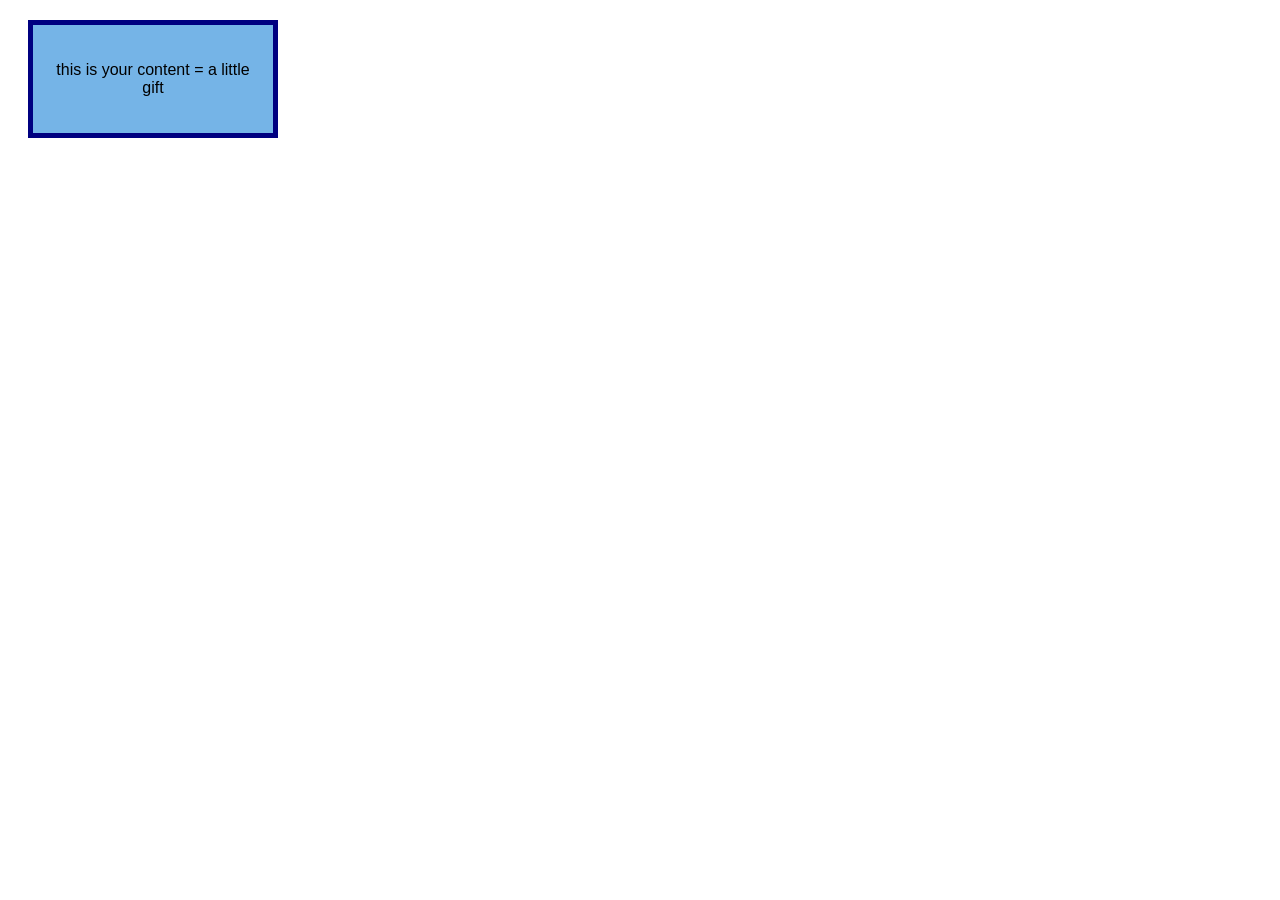
<file: index.html>
<!DOCTYPE html>
<html lang="en">
<head> 
    <meta charset="UTF-8">
    <meta name="viewport" content="width=device-width, initial-scale=1.0">
    <title>Css</title>
    <link rel="stylesheet" href="style.css">
</head>
<body>
    
   <div class="gift">
    <p>this is your content = a little gift</p>
    
   </div>
</body>
</html>
</file>
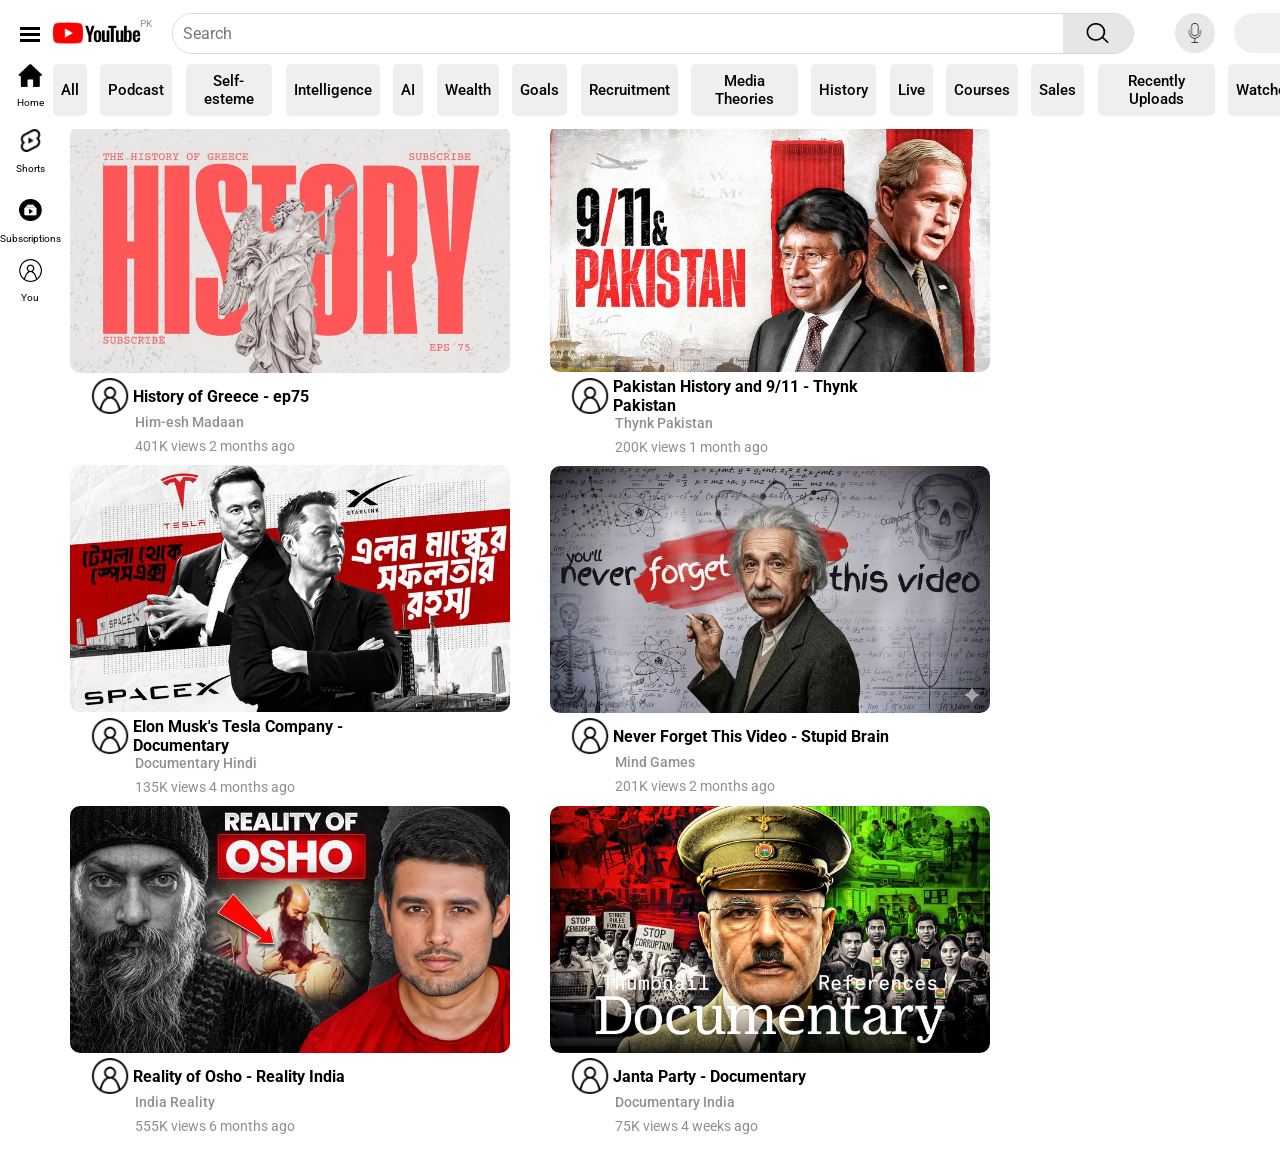
<file: youtube_landing_page/index.html>
<!doctype html>
<html lang="en">
  <head>
    <meta charset="UTF-8" />
    <meta name="viewport" content="width=device-width, initial-scale=1.0" />
    <title>YouTube</title>

    <link rel="icon" type="image/x-icon" href="images/youtubeicon.png" />
    <link rel="stylesheet" href="style.css" />

    <!-- Google Fonts -->
    <link rel="preconnect" href="https://fonts.googleapis.com" />
    <link rel="preconnect" href="https://fonts.gstatic.com" crossorigin />
    <link
      href="https://fonts.googleapis.com/css2?family=Oswald:wght@200..700&family=Roboto:ital,wght@0,100..900;1,100..900&display=swap"
      rel="stylesheet"
    />
  </head>

  <body>
    <header style="display: flex; flex-direction: column;">
        <div class="head_container">
          <div class="menu_logo_container">
            <div class="headbar_icon">
              <img src="images/favicon.png" alt="yticon" />
              <h4>YouTube</h4>
              <p>pk</p>
            </div>
          </div>

          <!-- On display mobile only -->
          <div class="search_during_mobile">
            <button type="button">
              <img src="images/searchicon.png" alt="Search" />
            </button>
          </div>

          <div class="con_serch_mic">
            <div class="search_bar">
              <div class="active_search_container">
                <input
                  type="text"
                  class="searchbar_input"
                  name="searchbar"
                  id="searchbar"
                  placeholder="Search"
                />

                <img
                  class="active_search"
                  src="images/searchicon.png"
                  alt="Search icon"
                />

                <button class="crossbtn" type="reset">
                  <img
                    class="cross_icon"
                    src="images/crossicon.png"
                    alt="Cross"
                  />
                </button>
              </div>

              <div class="searchicon">
                <img src="images/searchicon.png" alt="Search icon" />
              </div>
            </div>

            <div class="microphone">
              <img src="images/micicon.png" alt="Microphone" />
            </div>
          </div>

          <div class="create_profile_hero">
            <div class="create_profile_container">
              <div class="createbtn">
                <button type="button">
                  <img src="images/plusicon.png" alt="Plus icon" />
                  <p>Create</p>
                </button>
              </div>

              <div class="profile">
                <button type="button">
                  <img src="images/profileicon.png" alt="Profile picture" />
                </button>
              </div>
            </div>
          </div>
        </div>

        <section class="category_group">
          <div class="category_filter_container">
            <div class="categories">
              <button type="button">All</button>
              <button type="button">Podcast</button>
              <button type="button">Self-esteme</button>
              <button type="button">Intelligence</button>
              <button type="button">AI</button>
              <button type="button">Wealth</button>
              <button type="button">Goals</button>
              <button type="button">Recruitment</button>
              <button type="button">Media Theories</button>
              <button type="button">History</button>
              <button type="button">Live</button>
              <button type="button">Courses</button>
              <button type="button">Sales</button>
              <button type="button">Recently Uploads</button>
              <button type="button">Watched</button>
              <button type="button">New to You</button>
            </div>
          </div>
        </section>
    </header>

    <main>
      <nav class="sidenav">
        <div class="sidenavbar">
          <button class="menubtn" type="button">
            <div class="menuu">
              <span></span>
              <span></span>
              <span></span>
            </div>
          </button>

          <div class="navbtndetails">
            <div class="Homebtn">
              <button title="Home" type="button">
                <img src="images/Home icon.png" alt="Home" />
                Home
              </button>
            </div>

            <div class="Shortsbtn">
              <button title="Shorts" type="button">
                <img src="images/shortsicon.png" alt="Shorts" />
                Shorts
              </button>
            </div>

            <div class="Subscriptionsbtn">
              <button title="Subscriptions" type="button">
                <img src="images/subcriptionsicon.png" alt="Subscriptions" />
                <p>Subscriptions</p>
              </button>
            </div>

            <div class="subscriptions_container">
              <div class="subscriptionsnav">
                <h4>Subscriptions</h4>

                <button type="button">
                  <img src="images/profile.png" alt="Channel profile" />
                  <p>Seeken</p>
                </button>

                <button type="button">
                  <img src="images/profile.png" alt="Channel profile" />
                  <p>Him-esh Madaan</p>
                </button>

                <button type="button">
                  <img src="images/profile.png" alt="Profile" />
                  Documentary Hindi
                </button>

                <button type="button">
                  <img src="images/profile.png" alt="Profile" />
                  Thynk Pakistan
                </button>

                <button type="button">
                  <img src="images/profile.png" alt="Video" />
                  India Reality
                </button>

                <button type="button">
                  <img src="images/profile.png" alt="Videos" />
                  Mind Games
                </button>

                <button type="button">
                  <img src="images/moreicon.png" alt="More" />
                  Show More
                </button>
              </div>
            </div>

            <div class="youbtn">
              <button title="You" type="button">
                <img src="images/profile.png" alt="Profile" />
                <p>You</p>
              </button>
            </div>

            <div class="YouNav_container">
              <div class="YouNav">
                <h4>You</h4>

                <button type="button">
                  <img src="images/yourpersonal.png" alt="Personal" />
                  <p>Your Personal</p>
                </button>

                <button type="button">
                  <img src="images/historyicon.png" alt="History" />
                  <p>History</p>
                </button>

                <button type="button">
                  <img src="images/playlistsicon.png" alt="Playlist" />
                  Playlists
                </button>

                <button type="button">
                  <img src="images/watchlater.png" alt="Watch later" />
                  Watch Later
                </button>

                <button type="button">
                  <img src="images/likedvideo.png" alt="Liked videos" />
                  Liked videos
                </button>

                <button type="button">
                  <img src="images/videos.png" alt="Videos" />
                  Your videos
                </button>

                <button type="button">
                  <img src="images/Download.png" alt="Download" />
                  Downloads
                </button>
              </div>
            </div>
          </div>
        </div>
      </nav>

      <section class="videos_card">
        <div class="video_card_container">
          <!-- Card 1 -->
          <div class="cards">
            <img class="coverimg" src="images/card1.jpg" alt="Card one image" />

            <div class="card_details">
              <div class="channel_detail">
                <img
                  class="channel_profileimg"
                  src="images/profile.png"
                  alt="Profile"
                />

                <h4 class="title_video">History of Greece - ep75</h4>
              </div>

              <p class="channel_name">Him-esh Madaan</p>

              <div class="timenveiw">
                <p class="veiws">401K views</p>
                <p class="past_time">2 months ago</p>
              </div>
            </div>
          </div>

          <!-- Card 2 -->
          <div class="cards">
            <img class="coverimg" src="images/card2.jpg" alt="Card two image" />

            <div class="card_details">
              <div class="channel_detail">
                <img
                  class="channel_profileimg"
                  src="images/profile.png"
                  alt="Profile"
                />

                <h4 class="title_video">
                  Pakistan History and 9/11 - Thynk Pakistan
                </h4>
              </div>

              <p class="channel_name">Thynk Pakistan</p>

              <div class="timenveiw">
                <p class="veiws">200K views</p>
                <p class="past_time">1 month ago</p>
              </div>
            </div>
          </div>

          <!-- Card 3 -->
          <div class="cards">
            <img
              class="coverimg"
              src="images/card3.jpg"
              alt="Card three image"
            />

            <div class="card_details">
              <div class="channel_detail">
                <img
                  class="channel_profileimg"
                  src="images/profile.png"
                  alt="Profile"
                />

                <h4 class="title_video">
                  Elon Musk's Tesla Company - Documentary
                </h4>
              </div>

              <p class="channel_name">Documentary Hindi</p>

              <div class="timenveiw">
                <p class="veiws">135K views</p>
                <p class="past_time">4 months ago</p>
              </div>
            </div>
          </div>

          <!-- Card 4 -->
          <div class="cards">
            <img
              class="coverimg"
              src="images/card4.jpg"
              alt="Card four image"
            />

            <div class="card_details">
              <div class="channel_detail">
                <img
                  class="channel_profileimg"
                  src="images/profile.png"
                  alt="Profile"
                />

                <h4 class="title_video">
                  Never Forget This Video - Stupid Brain
                </h4>
              </div>

              <p class="channel_name">Mind Games</p>

              <div class="timenveiw">
                <p class="veiws">201K views</p>
                <p class="past_time">2 months ago</p>
              </div>
            </div>
          </div>

          <!-- Card 5 -->
          <div class="cards">
            <img
              class="coverimg"
              src="images/card5.jpg"
              alt="Card five image"
            />

            <div class="card_details">
              <div class="channel_detail">
                <img
                  class="channel_profileimg"
                  src="images/profile.png"
                  alt="Profile"
                />

                <h4 class="title_video">Reality of Osho - Reality India</h4>
              </div>

              <p class="channel_name">India Reality</p>

              <div class="timenveiw">
                <p class="veiws">555K views</p>
                <p class="past_time">6 months ago</p>
              </div>
            </div>
          </div>

          <!-- Card 6 -->
          <div class="cards">
            <img class="coverimg" src="images/card6.jpg" alt="Card six image" />

            <div class="card_details">
              <div class="channel_detail">
                <img
                  class="channel_profileimg"
                  src="images/profile.png"
                  alt="Profile"
                />

                <h4 class="title_video">Janta Party - Documentary</h4>
              </div>

              <p class="channel_name">Documentary India</p>

              <div class="timenveiw">
                <p class="veiws">75K views</p>
                <p class="past_time">4 weeks ago</p>
              </div>
            </div>
          </div>
        </div>
      </section>
    </main>
  </body>
</html>
</file>
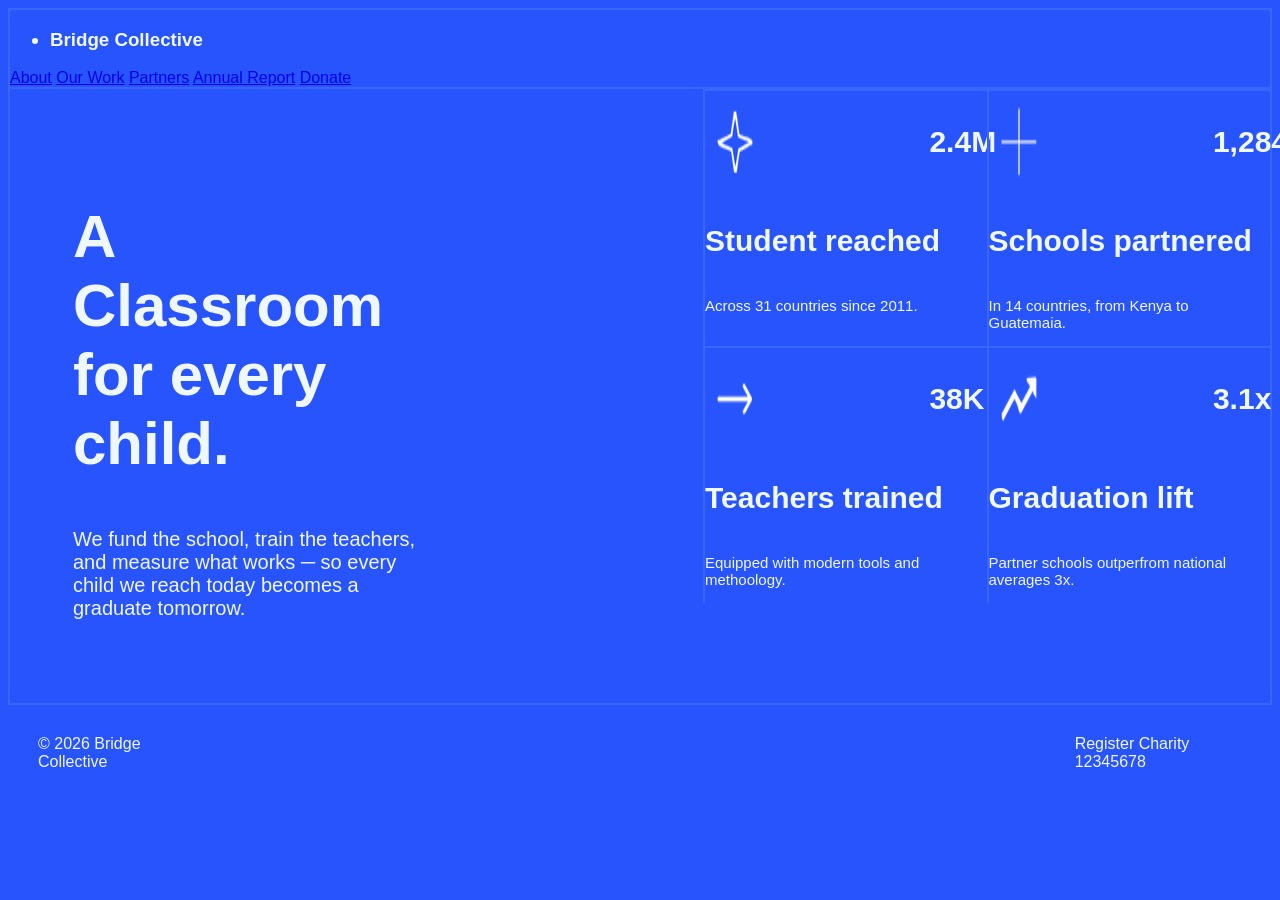
<file: Landing_page.html>
<!DOCTYPE html>
<html lang="en">
<head>
    <meta charset="UTF-8">
    <meta name="viewport" content="width=device-width, initial-scale=1.0">
    <title>Grid Landing Page</title>
    <link rel="stylesheet" href="landing_page.css">
    <link rel="preconnect" href="https://fonts.googleapis.com">
    <link rel="preconnect" href="https://fonts.gstatic.com">
    <link href="https://fonts.googleapis.com/css2?family=Heebo:wght@400;500;600;700&display=swap" rel="stylesheet">
</head>
<body>
    <header  >
        <h3>
            <ul>
                <li>Bridge Collective</li>
            </ul>
        </h3>
        <!-- navbar here -->
         <!-- <div class="hamburger">
            <span></span>
            <span></span>
            </div> -->
        <nav >
            <a href="#about">About</a>
            <a href="#outworks">Our Work</a>
            <a href="#partners">Partners</a>
            <a href="#annualreport">Annual Report</a>
            <a href="#donate">Donate</a>
        </nav>
    </header>
    <main>
    <section class="sec">
        <!-- classroom -->
    <div class="headfirst-box">
        <h1>A Classroom for every child.</h1>
        <p>We fund the school, train the teachers, and measure what works ─ so every child we reach today becomes a graduate tomorrow.</p>
    </div>
 
    
        <div class="parent-box">
            <div class="container1">
        <div class="box">
            <div class="head-box">
            <img src="sparkleicon.png" alt="">
            <h2>2.4M</h2>
            </div>
            <h4>Student reached</h4>
            <p>Across 31 countries since 2011.</p>
        </div>
        <div class="box">
            <div class="head-box">
            <img src="plus.png">
            <h2>1,284</h2>
            </div>
            <h4>Schools partnered</h4>
            <p>In 14 countries, from Kenya to Guatemaia.</p>
        </div>
        </div>
        <div class="container2">
        <div class="box">
            <div class="head-box">
            <img src="arrow.png" alt="">
            <h2>38K</h2>
            </div>
            <h4>Teachers trained</h4>
            <p>Equipped with modern tools and methoology.</p>
        </div>
        <div class="box">
            <div class="head-box">
            <img src="tradingup.png" alt="">
            <h2>3.1x</h2>
            </div>
            <h4>Graduation lift</h4>
            <p>Partner schools outperfrom national averages 3x.</p>
        </div>
        </div>
        </div>
    </section>
    </main>
    <footer>
        
       <p>&copy; 2026 Bridge Collective</p>
       <p>Register Charity 12345678</p>
    </footer>
       
</body>
</html>
</file>
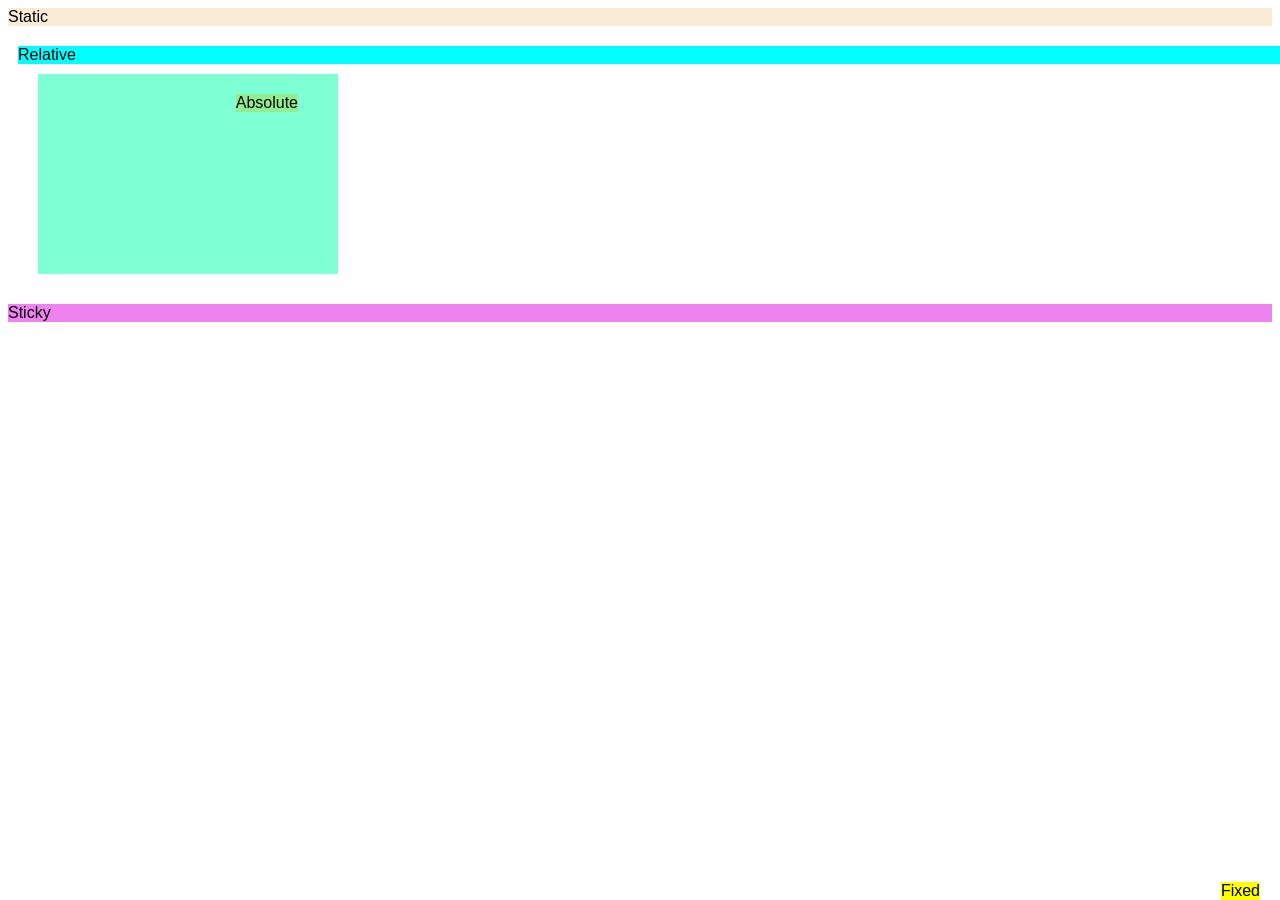
<file: positioning.html>
<!DOCTYPE html>
<html lang="en">
<head>
    <meta charset="UTF-8">
    <meta name="viewport" content="width=device-width, initial-scale=1.0">
    <title>Positioning</title>
    <link rel="stylesheet" href="style.css">
</head>
<body>
    <div class="boxstatic">Static</div>
    <div class="boxrelative">Relative</div>
    <div class="parent">
        <div class="boxabsolute">Absolute</div>
    </div>
    <div class="boxsticky">Sticky</div>
    <div class="boxfixed">Fixed</div>
</body>
</html>
</file>
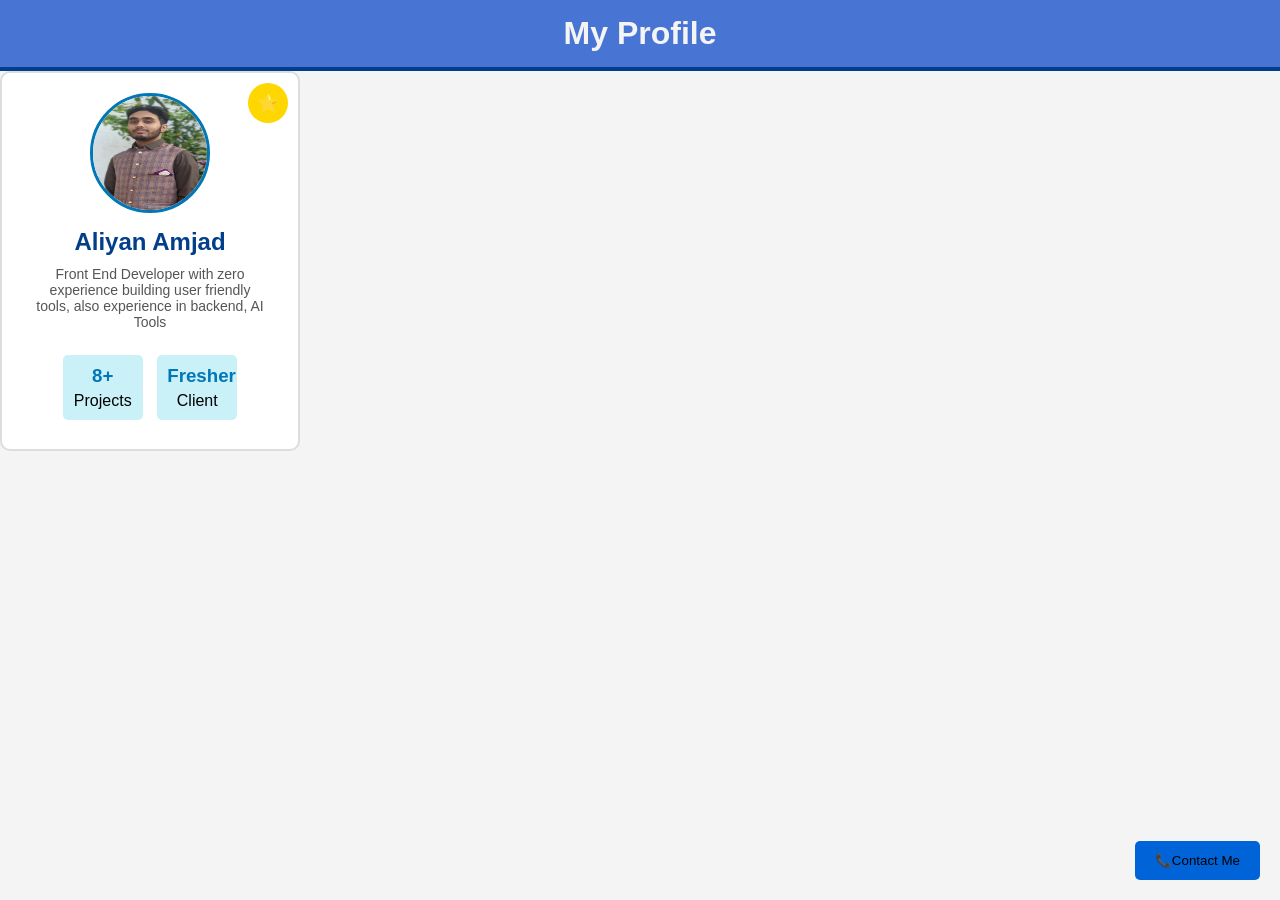
<file: profile.html>
<!DOCTYPE html>
<html lang="en">
<head>
    <meta charset="UTF-8">
    <meta name="viewport" content="width=device-width, initial-scale=1.0">
    <title>Profile Card</title>
    <link rel="stylesheet" href="profile.css">
</head>
<body>
    <header class="sticky_header">
        <h1>My Profile</h1>
    </header>

    <section class="profile-card"> 

        <div class="badge">⭐</div>
        <img src="myimg.jpeg" alt="profile picture" class="profile-picture">
        <h2 class="name">Aliyan Amjad</h2>
        <p class="bio">Front End Developer with zero experience building user friendly tools, also experience in backend, AI Tools </p>
        <div class="stats">
        <div class="stat">
            <h3>8+</h3>
            <p>Projects</p>
        </div>

        <div class="stat"> 
            <h3>Fresher</h3>
            <p>Client</p>
        </div>
        </div></div>
        
    </section>
    <button class="contant-button">📞Contact Me</button>
</body>
</html>
</file>
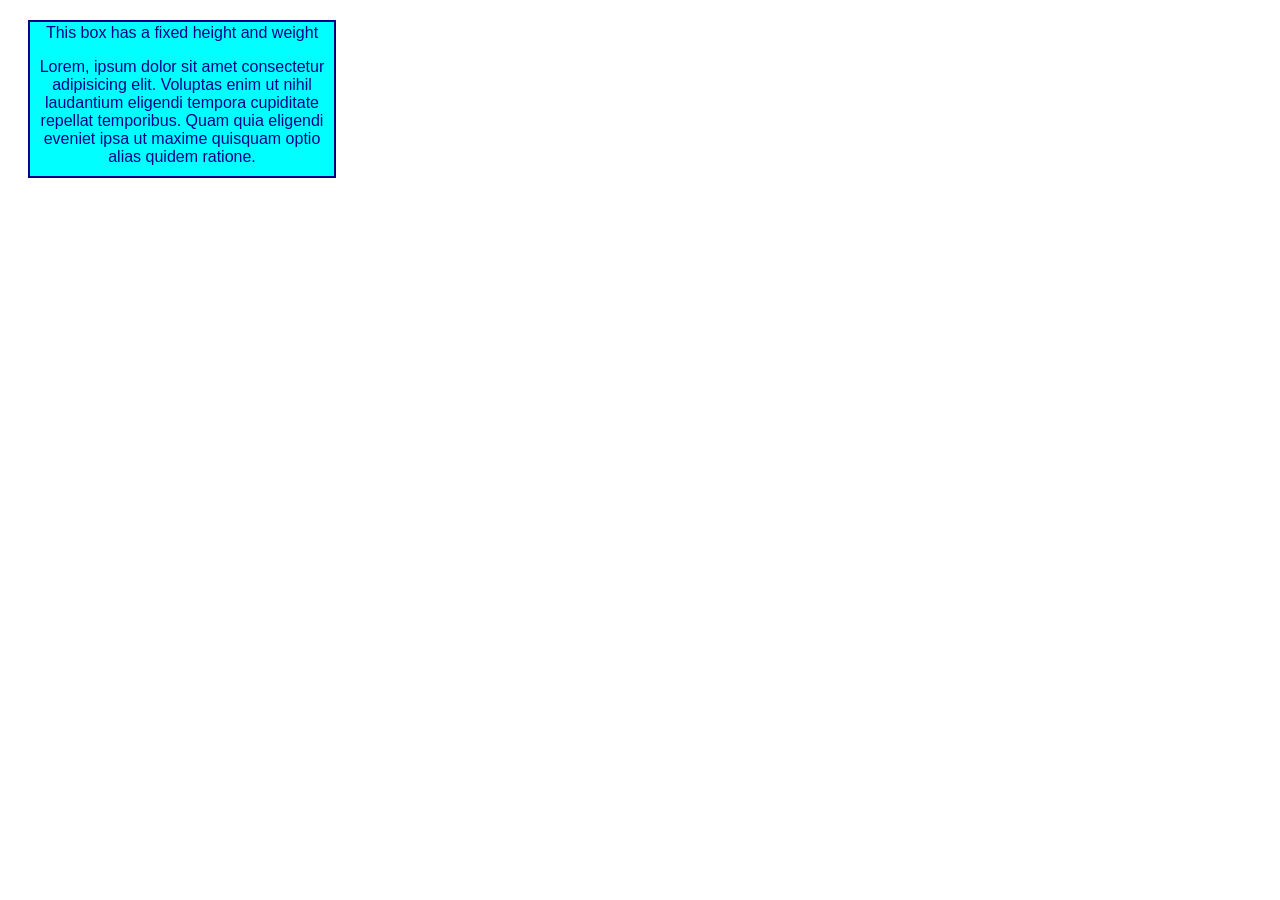
<file: size.html>
<!DOCTYPE html>
<html lang="en">
<head>
    <meta charset="UTF-8">
    <meta name="viewport" content="width=device-width, initial-scale=1.0">
    <title>Width Height Min-Max Width, Overflow</title>
<link rel="stylesheet" href="style.css">
</head>
<body>
    <div class="suitcase">
        This box has a fixed height and weight
        <p>Lorem, ipsum dolor sit amet consectetur adipisicing elit. Voluptas enim ut nihil laudantium eligendi tempora cupiditate repellat temporibus. Quam quia eligendi eveniet ipsa ut maxime quisquam optio alias quidem ratione.</p> 
    </div>
</body>
</html>
</file>
<file: style.css>
.gift{
background-color: rgb(117, 180, 231);
padding: 20px;
border: 5px solid navy;
text-align: center;
margin: 20px;
width: 200px;
}

.suitcase{
    width: 300px;
    height: 150px;
    min-width: 150px;
    max-width: 350px;
    min-height: 100px;
    max-height: 200px;
    
    overflow: auto;
    background-color: aqua;
    font-family: 'Franklin Gothic Medium', 'Arial Narrow', Arial, sans-serif;
    text-align: center;
    padding: 2px;
    border: 2px solid navy;
    color: darkblue;
    margin: 20px;



}
body{
    font-family: Arial, Helvetica, sans-serif;
   
}
.boxstatic{
    background-color: antiquewhite;
    position: static;
}
.boxrelative{
    background-color: aqua;
    position: relative;
    top: 20px;
    left: 10px;
}
.parent{
    background-color: aquamarine;
    height: 200px;
    width: 300px;
    margin: 30px;
    position: relative;
    
}
.boxabsolute{
    background-color: lightgreen;
    position: absolute;
    top: 20px;
    right:40px;

}
.boxfixed{
    background-color: yellow;
    position: fixed;
    bottom:  0px;
    right: 20px;
}
.boxsticky{
    background-color: violet;
    position: sticky;
    
    top: 0;
}
</file>
<file: youtube_landing_page/style.css>
* {
  /* border: 1px solid black; */
}
body {
  margin: 0;
  padding: 0;
  /* width: 100%; */
}
header {
  display: flex;
  flex-direction: row;
  padding: 1%;
  width: 100%;
  position: fixed;
  background-color: white;
}
main {
}

.menu_logo_container {
  display: flex;
  flex-direction: row;
  justify-content: center;
  align-items: center;
  /* padding-left:100px ; */
}
.menubtn {
  height: 40px;
  width: 40px;
  border-radius: 50%;
  display: flex;
  justify-content: center;
  align-items: center;
  border: 0;
  background-color: transparent;
  padding: 0;
  margin: 14px;
}
.menubtn:hover {
  background-color: rgba(216, 216, 216, 0.5);
}
.menubtn:active {
  background-color: rgba(216, 216, 216, 0.75);
}
.menuu {
  /* margin-left: 30px; */
}
.menuu span {
  height: 3px;
  width: 20px;
  background-color: black;
  display: block;
  margin: 3px 0;
}
.headbar_icon {
  display: flex;
  flex-direction: row;
  height: 30px;
  /* margin: 10px 0; */
  padding: 0;
  border: 0;
}
.headbar_icon h4 {
  font-family: "Oswald", Arial, sans-serif;
  font-weight: 500;
  font-size: 20px;
  font-style: normal;
  font-optical-sizing: auto;
  letter-spacing: -1px;

  font-optical-sizing: auto;

  margin: 0px 0px 0px 2px;
}
.headbar_icon p {
  font-family: "Roboto", Arial, sans-serif;
  text-transform: uppercase;
  font-weight: 400;
  font-size: 10px;
  color: #948e8e;
  margin: 0px;
}
.search_bar {
  border: 1px solid #d8d8d8;
  /* border-radius:40%; */
  border-start-start-radius: 30px;
  border-start-end-radius: 30px;
  border-end-start-radius: 30px;
  border-end-end-radius: 30px;
  padding: 0px;
  width: 600px;
  display: flex;
  flex-direction: row;
  position: relative;
}
.active_search_container {
  display: flex;
  flex-direction: row;
  align-items: center;
}
.active_search {
  margin: 9px;
  height: 20px;
  width: 23px;
  position: relative;
  left: 0px;
  display: block;
}
.searchbar_input {
  border: 0;
  border: 0px;
  margin: 0;
  padding: 10px 10px;

  font-family: "Roboto", Arial, sans-serif;
  text-align: start;
  border-start-start-radius: 30px;
  font-weight: 400;
  border-end-start-radius: 30px;
  cursor: text;
  color: black;
  font-size: 16px;
  width: 520px;
}
.searchbar_input:focus {
  outline: 1px solid #1c62b9;
  width: 490px;
  /* position: relative;
    left: 40px; */
  padding-left: 40px;
}
.active_search_container {
  /* display: flex; */
  /* flex-direction: row; */
  align-items: center;
  /* position: absolute; */
}
.active_search {
  margin: 9px;
  height: 20px;
  width: 23px;
  position: absolute;
  left: 0px;
  display: none;
}
.searchbar_input:focus + .active_search {
  display: block;
}

.search_during_mobile {
  display: none;
}

.searchicon {
  height: 39px;
  border-start-end-radius: 30px;
  border-end-end-radius: 30px;
  width: 70px;
  background-color: #e7e5e5;
  text-align: center;
}
.searchicon:hover {
  background-color: #d8d8d8;
  cursor: pointer;
}
.searchicon img {
  margin: 9px;
  height: 20px;
  width: 23px;
  padding: 0;
}
.head_container {
  display: flex;
  width: 95%;
  justify-content: space-between;
  /* gap: 22%; */
  flex-direction: row;
  margin-left: 35px;
}
.crossbtn {
  height: fit-content;
  border-radius: 50%;
  padding: 8px;
  position: absolute;
  right: 60px;
  display: none;
  background-color: transparent;
  border: 0;
}
.cross_icon {
  height: 20px;
}
.crossbtn:hover {
  background-color: rgba(216, 216, 216, 0.5);
}
.crossbtn:active {
  background-color: rgba(216, 216, 216, 0.75);
}

.searchbar_input:not(:placeholder-shown) ~ .crossbtn {
  display: block;
}
.microphone {
  padding: 10px;
  background-color: rgba(163, 163, 163, 0.25);
  border-radius: 50%;
  height: 20px;
  text-align: center;
  align-items: center;
}
.microphone img {
  height: 20px;
  width: 20px;
}
.con_serch_mic {
  display: flex;
  flex-direction: row;
  gap: 4%;
}
.create_profile_container {
  display: flex;
  flex-direction: row;
  gap: 10%;
}
.createbtn {
}
.createbtn button {
  border: 0;
  display: flex;
  flex-direction: row;
  align-items: center;
  gap: 10%;
  width: 120px;
  border-start-end-radius: 30px;
  border-start-start-radius: 30px;
  border-end-start-radius: 30px;
  border-end-end-radius: 30px;
  height: 40px;
  justify-content: center;
}
.createbtn button p {
  font-family: "Roboto", Arial, sans-serif;
  font-size: 15px;
  font-weight: 500;
}
.createbtn button img {
  height: 20px;
}
.profile {
  height: 40px;
}
.profile button {
  width: 46px;
  border-radius: 50%;
  height: 42px;
}
.profile img {
  position: relative;
  right: 7px;
  width: 45px;
  bottom: 2px;
  cursor: pointer;
}
.sidenav {
  position: absolute;
  top: 2px;
}
.sidenavbar {
  /* border: 1px solid black; */
  width: 70px;
  /* padding: 10px; */
  position: fixed;
  height: 100%;
  align-items: center;
  text-align: center;

  /* background-color: white; */
}

.Hometbn {
}
.Homebtn button {
  display: block;
  align-items: center;
  justify-content: center;
  background-color: transparent;
  font-family: "Roboto", Arial, sans-serif;
  font-size: 10px;
  padding: 10px;
  border-radius: 10px;
  border: 0;

  width: 70px;
}
.Homebtn button img {
  width: 25px;
  padding-bottom: 8px;
}
.Homebtn:hover {
  background-color: rgba(163, 163, 163, 0.25);
  border-radius: 10px;
}
.youbtn {
  text-align: center;
}
.youbtn button {
  display: block;
  align-items: center;
  justify-content: center;

  background-color: transparent;
  font-family: "Roboto", Arial, sans-serif;
  font-size: 10px;
  padding: 10px;
  border-radius: 10px;
  border: 0;

  width: 70px;
}
.youbtn p {
  margin: 0;
}
.youbtn button img {
  width: 25px;
  padding-bottom: 8px;
}
.youbtn:hover {
  background-color: rgba(163, 163, 163, 0.25);
  border-radius: 10px;
}
.youbtn:hover ~ .YouNav_container {
  display: block;
}

/* Younav when hover You*/
.YouNav_container {
  width: 200px;
  position: absolute;
  left: 65px;
  top: 35px;
  background-color: white;
  display: none;
}
.YouNav {
  display: flex;
  flex-direction: column;
  padding: 0px 20px;
}
.YouNav h4 {
  padding: 10px 0px;
  margin: 0;
  text-align: start;
  font-size: 20px;
  font-family: "Roboto", Arial, sans-serif;
  font-weight: 600;
}
.YouNav button {
  display: flex;
  align-items: center;
  gap: 4%;
  padding: 8px 0px;
  background-color: white;
  border: 0;
  letter-spacing: 0.5%;
  word-spacing: -1px;
}
.YouNav p {
  width: fit-content;
  margin: 0;
  font-family: "Roboto", Arial, sans-serif;
}
.YouNav button img {
  width: 20px;
  height: 20px;
}

.Shortsbtn {
}
.Shortsbtn:hover {
  background-color: rgba(163, 163, 163, 0.25);
  border-radius: 10px;
}
.Shortsbtn button {
  display: block;
  align-items: center;
  justify-content: center;
  background-color: transparent;
  font-family: "Roboto", Arial, sans-serif;
  font-size: 10px;
  padding: 10px;
  border-radius: 10px;
  border: 0;

  width: 70px;
}
.Shortsbtn button img {
  width: 25px;
  padding-bottom: 8px;
}
.Subscriptionsbtn {
}
.Subscriptionsbtn:hover ~ .subscriptions_container {
  display: block;
}
.Subscriptionsbtn button {
  display: block;

  /* align-items: center; */
  justify-content: center;
  background-color: transparent;
  font-family: "Roboto", Arial, sans-serif;
  font-size: 10px;
  padding: 5px;

  border-radius: 10px;
  border: 0;

  width: 70px;
}
.Subscriptionsbtn button p {
  margin: 0;
  text-align: center;
  width: 50px;
}
.Subscriptionsbtn button img {
  width: 25px;
  padding: 10px;
}
.Subscriptionsbtn:hover {
  background-color: rgba(163, 163, 163, 0.25);
  border-radius: 10px;
}

/* Younav when hover You*/
.subscriptions_container {
  width: 250px;
  position: absolute;
  left: 65px;
  top: 235px;
  background-color: white;
  display: none;
}
.subscriptionsnav {
  display: flex;
  flex-direction: column;
  padding: 0px 20px;
}
.subscriptionsnav h4 {
  padding: 10px 0px;
  margin: 0;
  text-align: start;
  font-size: 16px;
  font-family: "Roboto", Arial, sans-serif;
  font-weight: 600;
}
.subscriptionsnav button {
  display: flex;
  align-items: center;
  gap: 4%;
  padding: 8px 0px;
  background-color: white;
  border: 0;
  letter-spacing: 0.5%;
  word-spacing: -1px;
}
.subscriptionsnav p {
  width: fit-content;
  margin: 0;
  font-family: "Roboto", Arial, sans-serif;
}
.subscriptionsnav button img {
  width: 20px;
  height: 20px;
}

.menubtn:active + .sidenavbar {
  border: 1px solid black;
}
.category_group {
  width: 100%;
  padding-top: 10px;
}
.category_filter_container {
  width: 100%;
}
.categories {
  display: flex;
  flex-direction: row;

  margin-left: 80px;
  gap: 1%;
  width: 100%;
}
.categories button {
  font-family: "Roboto", Arial, sans-serif;
  font-weight: 500;
  font-size: 15px;
  border: 0;
  padding: 8px;
  border-radius: 5px;
  cursor: pointer;
  /* width: 90px; */
  text-align: center;
  text-wrap-mode: nowrap;
}
.categories button:active {
  background-color: black;
  color: white;
}
.categories button:focus {
  background-color: black;
  color: white;
}

.videos_card {
  padding-top: 100px;
  padding-left: 40px;
}
.video_card_container {
  display: flex;
  flex-direction: row;
  flex-wrap: wrap;
  padding: 10px 20px;
  /* width: 100%; */
  justify-content: center;
  align-items: center;
  align-content: center;
}
.cards {
  font-family: "Roboto", Arial, sans-serif;
  width: 470px;
  height: 350px;
  display: flex;
  flex-direction: column;
  align-items: center;
  justify-content: center;
  text-align: start;
  border-radius: 10px;
}
.coverimg {
  width: 450px;
  height: 250px;
  aspect-ratio: 16/9;
  border-radius: 10px;
}
.cards:hover {
  background-color: #d8d8d8;
}
.card_details {
  display: block;
  /* text-align: center; */
  width: 450px;
}
.channel_detail {
  display: flex;
  flex-direction: row;
  /* justify-content: center; */
  align-items: center;
  width: 450px;
  gap: 1%;
  padding-top: 5px;
}
.channel_profileimg {
  width: 40px;
}
.title_video {
  margin: 0px;
  font-family: "Roboto", Arial, sans-serif;
}
.channel_name {
  margin: 0px 0px 0px 45px;
  font-family: "Roboto", Arial, sans-serif;
  font-size: 14px;
  font-weight: 500;
  color: #948e8e;
}
.timenveiw {
  display: flex;
  flex-direction: row;
  gap: 2%;
  margin-left: 45px;
  width: 410px;
  padding-top: 8px;
}
.timenveiw p {
  margin: 0;
  font-family: "Roboto", Arial, sans-serif;
  color: #948e8e;
  font-size: 14px;
  font-weight: 400;
}

/* for mobile */
@media (max-width: 320px) {
  * {
    /* border: 1px solid black; */
  }
  body {
    margin: 0;
    padding: 0;
    /* width: 100%; */
  }
  header {
    display: flex;
    flex-direction: row;
    padding: 1%;
    width: fit-content;
    position: fixed;
    background-color: white;
  }
  main {
  }

  .menu_logo_container {
    display: flex;
    flex-direction: row;
    justify-content: center;
    align-items: center;
  }
  .menubtn {
    height: 40px;
    width: 40px;
    border-radius: 50%;
    display: flex;
    justify-content: center;
    align-items: center;
    border: 0;
    background-color: transparent;
    padding: 0;
    margin: 0px;
  }
  .menubtn:hover {
    background-color: rgba(216, 216, 216, 0.5);
  }
  .menubtn:active {
    background-color: rgba(216, 216, 216, 0.75);
  }
  .menuu {
    /* margin-left: 30px; */
  }
  .menuu span {
    height: 3px;
    width: 20px;
    background-color: black;
    display: block;
    margin: 3px 0;
  }
  .headbar_icon {
    display: flex;
    flex-direction: row;
    height: 30px;
    /* margin: 10px 0; */
    padding: 0;
    border: 0;
  }
  .headbar_icon h4 {
    font-family: "Oswald", Arial, sans-serif;
    font-weight: 500;
    font-size: 20px;
    font-style: normal;
    font-optical-sizing: auto;
    letter-spacing: -1px;

    font-optical-sizing: auto;

    margin: 0px 0px 0px 2px;
  }
  .headbar_icon p {
    font-family: "Roboto", Arial, sans-serif;
    text-transform: uppercase;
    font-weight: 400;
    font-size: 10px;
    color: #948e8e;
    margin: 0px;
  }
  .search_bar {
    border: 1px solid #d8d8d8;
    /* border-radius:40%; */
    border-start-start-radius: 30px;
    border-start-end-radius: 30px;
    border-end-start-radius: 30px;
    border-end-end-radius: 30px;
    padding: 0px;
    width: 600px;
    display: flex;
    flex-direction: row;
    position: relative;
  }
  .active_search_container {
    display: flex;
    flex-direction: row;
    align-items: center;
  }
  .active_search {
    margin: 9px;
    height: 20px;
    width: 23px;
    position: relative;
    left: 0px;
    display: block;
  }
  .searchbar_input {
    border: 0;
    border: 0px;
    margin: 0;
    padding: 10px 10px;

    font-family: "Roboto", Arial, sans-serif;
    text-align: start;
    border-start-start-radius: 30px;
    font-weight: 400;
    border-end-start-radius: 30px;
    cursor: text;
    color: black;
    font-size: 16px;
    width: 520px;
  }
  .searchbar_input:focus {
    outline: 1px solid #1c62b9;
    width: 490px;
    /* position: relative;
    left: 40px; */
    padding-left: 40px;
  }
  .active_search_container {
    /* display: flex; */
    /* flex-direction: row; */
    align-items: center;
    /* position: absolute; */
  }
  .active_search {
    margin: 9px;
    height: 20px;
    width: 23px;
    position: absolute;
    left: 0px;
    display: none;
  }
  .searchbar_input:focus + .active_search {
    display: block;
  }

  .searchicon {
    height: 39px;
    border-start-end-radius: 30px;
    border-end-end-radius: 30px;
    width: 70px;
    background-color: #e7e5e5;
    text-align: center;
  }
  .searchicon:hover {
    background-color: #d8d8d8;
    cursor: pointer;
  }
  .searchicon img {
    margin: 9px;
    height: 20px;
    width: 23px;
    padding: 0;
  }
  .head_container {
    display: flex;
    flex-direction: row;
    justify-content: space-between;
    width: 22%;
    /* gap: 2%; */
    margin-left: 40px;
    /* border: 1px solid black; */
    /* position: absolute; */
    /* left: 55px; */
  }
  .crossbtn {
    height: fit-content;
    border-radius: 50%;
    padding: 8px;
    position: absolute;
    right: 60px;
    display: none;
    background-color: transparent;
    border: 0;
  }
  .cross_icon {
    height: 20px;
  }
  .crossbtn:hover {
    background-color: rgba(216, 216, 216, 0.5);
  }
  .crossbtn:active {
    background-color: rgba(216, 216, 216, 0.75);
  }

  .searchbar_input:not(:placeholder-shown) ~ .crossbtn {
    display: block;
  }
  .microphone {
    padding: 10px;
    background-color: rgba(163, 163, 163, 0.25);
    border-radius: 50%;
    height: 20px;
    text-align: center;
    align-items: center;
  }
  .microphone img {
    height: 20px;
    width: 20px;
  }

  .search_during_mobile {
    display: block;
  }
  .search_during_mobile button {
    background-color: white;
    border: 0;
    padding-top: 10px;
    padding-left: 0;
    padding-right: 0;
  }
  .search_during_mobile img {
    width: 25px;
  }

  .con_serch_mic {
    display: flex;
    flex-direction: row;
    gap: 4%;
    display: none;
  }
  .create_profile_container {
    display: flex;
    flex-direction: row;
    gap: 12%;
  }
  .createbtn {
  }
  .createbtn button {
    border: 0;
    display: flex;
    flex-direction: row;
    align-items: center;
    gap: 10%;
    width: fit-content;
    border-start-end-radius: 30px;
    border-start-start-radius: 30px;
    border-end-start-radius: 30px;
    border-end-end-radius: 30px;
    height: 40px;
    justify-content: center;
  }
  .createbtn button p {
    font-family: "Roboto", Arial, sans-serif;
    font-size: 15px;
    font-weight: 500;
    display: none;
  }
  .createbtn button img {
    height: 20px;
  }
  .profile {
    height: 40px;
  }
  .profile button {
    width: 46px;
    border-radius: 50%;
    height: 42px;
  }
  .profile img {
    position: relative;
    right: 7px;
    width: 45px;
    bottom: 2px;
    cursor: pointer;
  }
  .sidenav {
    position: absolute;
    top: 4px;
    /* display: none; */
  }
  .sidenavbar {
    /* border: 1px solid black; */
    width: 40px;
    /* padding: 10px; */
    position: fixed;
    height: 100%;
    align-items: center;
    text-align: center;

    /* background-color: white; */
  }

  .Hometbn {
  }
  .Homebtn button {
    display: block;
    align-items: center;
    justify-content: center;
    background-color: transparent;
    font-family: "Roboto", Arial, sans-serif;
    font-size: 10px;
    padding: 10px;
    border-radius: 10px;
    border: 0;

    width: 70px;
  }
  .Homebtn button img {
    width: 25px;
    padding-bottom: 8px;
  }
  .Homebtn:hover {
    background-color: rgba(163, 163, 163, 0.25);
    border-radius: 10px;
  }
  .youbtn {
    text-align: center;
  }
  .youbtn button {
    display: block;
    align-items: center;
    justify-content: center;

    background-color: transparent;
    font-family: "Roboto", Arial, sans-serif;
    font-size: 10px;
    padding: 10px;
    border-radius: 10px;
    border: 0;

    width: 70px;
  }
  .youbtn p {
    margin: 0;
  }
  .youbtn button img {
    width: 25px;
    padding-bottom: 8px;
  }
  .youbtn:hover {
    background-color: rgba(163, 163, 163, 0.25);
    border-radius: 10px;
  }
  .youbtn:hover ~ .YouNav_container {
    display: block;
  }

  /* Younav when hover You*/
  .YouNav_container {
    width: 200px;
    position: absolute;
    left: 65px;
    top: 35px;
    background-color: white;
    display: none;
  }
  .YouNav {
    display: flex;
    flex-direction: column;
    padding: 0px 20px;
  }
  .YouNav h4 {
    padding: 10px 0px;
    margin: 0;
    text-align: start;
    font-size: 20px;
    font-family: "Roboto", Arial, sans-serif;
    font-weight: 600;
  }
  .YouNav button {
    display: flex;
    align-items: center;
    gap: 4%;
    padding: 8px 0px;
    background-color: white;
    border: 0;
    letter-spacing: 0.5%;
    word-spacing: -1px;
  }
  .YouNav p {
    width: fit-content;
    margin: 0;
    font-family: "Roboto", Arial, sans-serif;
  }
  .YouNav button img {
    width: 20px;
    height: 20px;
  }
  .navbtndetails {
    /* display: none; */
  }

  .Shortsbtn {
  }
  .Shortsbtn:hover {
    background-color: rgba(163, 163, 163, 0.25);
    border-radius: 10px;
  }
  .Shortsbtn button {
    display: block;
    align-items: center;
    justify-content: center;
    background-color: transparent;
    font-family: "Roboto", Arial, sans-serif;
    font-size: 10px;
    padding: 10px;
    border-radius: 10px;
    border: 0;

    width: 70px;
  }
  .Shortsbtn button img {
    width: 25px;
    padding-bottom: 8px;
  }
  .Subscriptionsbtn {
  }
  .Subscriptionsbtn:hover ~ .subscriptions_container {
    display: block;
  }
  .Subscriptionsbtn button {
    display: block;

    /* align-items: center; */
    justify-content: center;
    background-color: transparent;
    font-family: "Roboto", Arial, sans-serif;
    font-size: 10px;
    padding: 5px;

    border-radius: 10px;
    border: 0;

    width: 70px;
  }
  .Subscriptionsbtn button p {
    margin: 0;
    text-align: center;
    width: 50px;
  }
  .Subscriptionsbtn button img {
    width: 25px;
    padding: 10px;
  }
  .Subscriptionsbtn:hover {
    background-color: rgba(163, 163, 163, 0.25);
    border-radius: 10px;
  }

  /* Younav when hover You*/
  .subscriptions_container {
    width: 250px;
    position: absolute;
    left: 65px;
    top: 235px;
    background-color: white;
    display: none;
  }
  .subscriptionsnav {
    display: flex;
    flex-direction: column;
    padding: 0px 20px;
  }
  .subscriptionsnav h4 {
    padding: 10px 0px;
    margin: 0;
    text-align: start;
    font-size: 16px;
    font-family: "Roboto", Arial, sans-serif;
    font-weight: 600;
  }
  .subscriptionsnav button {
    display: flex;
    align-items: center;
    gap: 4%;
    padding: 8px 0px;
    background-color: white;
    border: 0;
    letter-spacing: 0.5%;
    word-spacing: -1px;
  }
  .subscriptionsnav p {
    width: fit-content;
    margin: 0;
    font-family: "Roboto", Arial, sans-serif;
  }
  .subscriptionsnav button img {
    width: 20px;
    height: 20px;
  }

  .menubtn:active + .sidenavbar {
    border: 1px solid black;
  }
  .category_group {
    width: 100%;
    padding-top: 10px;
  }
  .category_filter_container {
    width: 100%;
  }
  .categories {
    display: flex;
    flex-direction: row;

    margin-left: 20px;
    gap: 1%;
    width: 100%;
  }
  .categories button {
    font-family: "Roboto", Arial, sans-serif;
    font-weight: 500;
    font-size: 15px;
    border: 0;
    padding: 8px;
    border-radius: 5px;
    cursor: pointer;
    /* width: 90px; */
    text-align: center;
    text-wrap-mode: nowrap;
  }
  .categories button:active {
    background-color: black;
    color: white;
  }
  .categories button:focus {
    background-color: black;
    color: white;
  }

  .videos_card {
    padding-top: 100px;
    padding-left: 0px;
  }
  .video_card_container {
    display: flex;
    flex-direction: row;
    flex-wrap: wrap;
    padding: 10px 20px;
    /* width: 100%; */
    justify-content: center;
    align-items: center;
    align-content: center;
  }
  .cards {
    font-family: "Roboto", Arial, sans-serif;
    width: 300px;
    height: 250px;
    display: flex;
    flex-direction: column;
    align-items: center;
    justify-content: center;
    text-align: start;
    border-radius: 10px;
    margin: 10px;
  }
  .coverimg {
    width: 300px;
    height: 250px;
    aspect-ratio: 16/9;
    border-radius: 10px;
  }
  .cards:hover {
    background-color: #d8d8d8;
  }
  .card_details {
    display: block;
    /* text-align: center; */
    width: 300px;
  }
  .channel_detail {
    display: flex;
    flex-direction: row;
    /* justify-content: center; */
    align-items: center;
    width: 300px;
    gap: 1%;
  }
  .channel_profileimg {
    width: 40px;
  }
  .title_video {
    margin: 0px;
    font-family: "Roboto", Arial, sans-serif;
  }
  .channel_name {
    margin: 0px 0px 0px 45px;
    font-family: "Roboto", Arial, sans-serif;
    font-size: 14px;
    font-weight: 500;
    color: #948e8e;
  }
  .timenveiw {
    display: flex;
    flex-direction: row;
    gap: 2%;
    margin-left: 45px;
    width: fit-content;
    padding-top: 8px;
  }
  .timenveiw p {
    margin: 0;
    font-family: "Roboto", Arial, sans-serif;
    color: #948e8e;
    font-size: 14px;
    font-weight: 400;
  }
}

@media (max-width: 280px) {
  * {
    /* border: 1px solid black; */
  }
  body {
    margin: 0;
    padding: 0;
    /* width: 100%; */
  }
  header {
    display: flex;
    flex-direction: row;
    padding: 1%;
    width: fit-content;
    position: fixed;
    background-color: white;
  }
  main {
  }

  .menu_logo_container {
    display: flex;
    flex-direction: row;
    justify-content: center;
    align-items: center;
  }
  .menubtn {
    height: 40px;
    width: 40px;
    border-radius: 50%;
    display: flex;
    justify-content: center;
    align-items: center;
    border: 0;
    background-color: transparent;
    padding: 0;
    margin: 0px;
  }
  .menubtn:hover {
    background-color: rgba(216, 216, 216, 0.5);
  }
  .menubtn:active {
    background-color: rgba(216, 216, 216, 0.75);
  }
  .menuu {
    /* margin-left: 30px; */
  }
  .menuu span {
    height: 3px;
    width: 20px;
    background-color: black;
    display: block;
    margin: 3px 0;
  }
  .headbar_icon {
    display: flex;
    flex-direction: row;
    height: 30px;
    /* margin: 10px 0; */
    padding: 0;
    border: 0;
  }
  .headbar_icon h4 {
    font-family: "Oswald", Arial, sans-serif;
    font-weight: 500;
    font-size: 20px;
    font-style: normal;
    font-optical-sizing: auto;
    letter-spacing: -1px;

    font-optical-sizing: auto;

    margin: 0px 0px 0px 2px;
  }
  .headbar_icon p {
    font-family: "Roboto", Arial, sans-serif;
    text-transform: uppercase;
    font-weight: 400;
    font-size: 10px;
    color: #948e8e;
    margin: 0px;
  }
  .search_bar {
    border: 1px solid #d8d8d8;
    /* border-radius:40%; */
    border-start-start-radius: 30px;
    border-start-end-radius: 30px;
    border-end-start-radius: 30px;
    border-end-end-radius: 30px;
    padding: 0px;
    width: 600px;
    display: flex;
    flex-direction: row;
    position: relative;
  }
  .active_search_container {
    display: flex;
    flex-direction: row;
    align-items: center;
  }
  .active_search {
    margin: 9px;
    height: 20px;
    width: 23px;
    position: relative;
    left: 0px;
    display: block;
  }
  .searchbar_input {
    border: 0;
    border: 0px;
    margin: 0;
    padding: 10px 10px;

    font-family: "Roboto", Arial, sans-serif;
    text-align: start;
    border-start-start-radius: 30px;
    font-weight: 400;
    border-end-start-radius: 30px;
    cursor: text;
    color: black;
    font-size: 16px;
    width: 520px;
  }
  .searchbar_input:focus {
    outline: 1px solid #1c62b9;
    width: 490px;
    /* position: relative;
    left: 40px; */
    padding-left: 40px;
  }
  .active_search_container {
    /* display: flex; */
    /* flex-direction: row; */
    align-items: center;
    /* position: absolute; */
  }
  .active_search {
    margin: 9px;
    height: 20px;
    width: 23px;
    position: absolute;
    left: 0px;
    display: none;
  }
  .searchbar_input:focus + .active_search {
    display: block;
  }

  .searchicon {
    height: 39px;
    border-start-end-radius: 30px;
    border-end-end-radius: 30px;
    width: 70px;
    background-color: #e7e5e5;
    text-align: center;
  }
  .searchicon:hover {
    background-color: #d8d8d8;
    cursor: pointer;
  }
  .searchicon img {
    margin: 9px;
    height: 20px;
    width: 23px;
    padding: 0;
  }
  .head_container {
    display: flex;
    flex-direction: row;
    justify-content: space-between;
    width: 18%;
    margin-left: 40px;
  }
  .crossbtn {
    height: fit-content;
    border-radius: 50%;
    padding: 8px;
    position: absolute;
    right: 60px;
    display: none;
    background-color: transparent;
    border: 0;
  }
  .cross_icon {
    height: 20px;
  }
  .crossbtn:hover {
    background-color: rgba(216, 216, 216, 0.5);
  }
  .crossbtn:active {
    background-color: rgba(216, 216, 216, 0.75);
  }

  .searchbar_input:not(:placeholder-shown) ~ .crossbtn {
    display: block;
  }
  .microphone {
    padding: 10px;
    background-color: rgba(163, 163, 163, 0.25);
    border-radius: 50%;
    height: 20px;
    text-align: center;
    align-items: center;
  }
  .microphone img {
    height: 20px;
    width: 20px;
  }

  .search_during_mobile {
    display: block;
  }
  .search_during_mobile button {
    background-color: white;
    border: 0;
    padding-top: 10px;
    padding-left: 0;
    padding-right: 0;
  }
  .search_during_mobile img {
    width: 25px;
  }

  .con_serch_mic {
    display: flex;
    flex-direction: row;
    gap: 4%;
    display: none;
  }
  .create_profile_container {
    display: flex;
    flex-direction: row;
    gap: 12%;
  }
  .createbtn {
  }
  .createbtn button {
    border: 0;
    display: flex;
    flex-direction: row;
    align-items: center;
    gap: 10%;
    width: fit-content;
    border-start-end-radius: 30px;
    border-start-start-radius: 30px;
    border-end-start-radius: 30px;
    border-end-end-radius: 30px;
    height: 40px;
    justify-content: center;
  }
  .createbtn button p {
    font-family: "Roboto", Arial, sans-serif;
    font-size: 15px;
    font-weight: 500;
    display: none;
  }
  .createbtn button img {
    height: 20px;
  }
  .profile {
    height: 40px;
  }
  .profile button {
    width: 46px;
    border-radius: 50%;
    height: 42px;
  }
  .profile img {
    position: relative;
    right: 7px;
    width: 45px;
    bottom: 2px;
    cursor: pointer;
  }
  .sidenav {
    position: absolute;
    top: 4px;
    /* display: none; */
  }
  .sidenavbar {
    /* border: 1px solid black; */
    width: 40px;
    /* padding: 10px; */
    position: fixed;
    height: 100%;
    align-items: center;
    text-align: center;

    /* background-color: white; */
  }

  .Hometbn {
  }
  .Homebtn button {
    display: block;
    align-items: center;
    justify-content: center;
    background-color: transparent;
    font-family: "Roboto", Arial, sans-serif;
    font-size: 10px;
    padding: 10px;
    border-radius: 10px;
    border: 0;

    width: 70px;
  }
  .Homebtn button img {
    width: 25px;
    padding-bottom: 8px;
  }
  .Homebtn:hover {
    background-color: rgba(163, 163, 163, 0.25);
    border-radius: 10px;
  }
  .youbtn {
    text-align: center;
  }
  .youbtn button {
    display: block;
    align-items: center;
    justify-content: center;

    background-color: transparent;
    font-family: "Roboto", Arial, sans-serif;
    font-size: 10px;
    padding: 10px;
    border-radius: 10px;
    border: 0;

    width: 70px;
  }
  .youbtn p {
    margin: 0;
  }
  .youbtn button img {
    width: 25px;
    padding-bottom: 8px;
  }
  .youbtn:hover {
    background-color: rgba(163, 163, 163, 0.25);
    border-radius: 10px;
  }
  .youbtn:hover ~ .YouNav_container {
    display: block;
  }

  /* Younav when hover You*/
  .YouNav_container {
    width: 200px;
    position: absolute;
    left: 65px;
    top: 35px;
    background-color: white;
    display: none;
  }
  .YouNav {
    display: flex;
    flex-direction: column;
    padding: 0px 20px;
  }
  .YouNav h4 {
    padding: 10px 0px;
    margin: 0;
    text-align: start;
    font-size: 20px;
    font-family: "Roboto", Arial, sans-serif;
    font-weight: 600;
  }
  .YouNav button {
    display: flex;
    align-items: center;
    gap: 4%;
    padding: 8px 0px;
    background-color: white;
    border: 0;
    letter-spacing: 0.5%;
    word-spacing: -1px;
  }
  .YouNav p {
    width: fit-content;
    margin: 0;
    font-family: "Roboto", Arial, sans-serif;
  }
  .YouNav button img {
    width: 20px;
    height: 20px;
  }
  .navbtndetails {
    display: none;
  }

  .Shortsbtn {
  }
  .Shortsbtn:hover {
    background-color: rgba(163, 163, 163, 0.25);
    border-radius: 10px;
  }
  .Shortsbtn button {
    display: block;
    align-items: center;
    justify-content: center;
    background-color: transparent;
    font-family: "Roboto", Arial, sans-serif;
    font-size: 10px;
    padding: 10px;
    border-radius: 10px;
    border: 0;

    width: 70px;
  }
  .Shortsbtn button img {
    width: 25px;
    padding-bottom: 8px;
  }
  .Subscriptionsbtn {
  }
  .Subscriptionsbtn:hover ~ .subscriptions_container {
    display: block;
  }
  .Subscriptionsbtn button {
    display: block;

    /* align-items: center; */
    justify-content: center;
    background-color: transparent;
    font-family: "Roboto", Arial, sans-serif;
    font-size: 10px;
    padding: 5px;

    border-radius: 10px;
    border: 0;

    width: 70px;
  }
  .Subscriptionsbtn button p {
    margin: 0;
    text-align: center;
    width: 50px;
  }
  .Subscriptionsbtn button img {
    width: 25px;
    padding: 10px;
  }
  .Subscriptionsbtn:hover {
    background-color: rgba(163, 163, 163, 0.25);
    border-radius: 10px;
  }

  /* Younav when hover You*/
  .subscriptions_container {
    width: 250px;
    position: absolute;
    left: 65px;
    top: 235px;
    background-color: white;
    display: none;
  }
  .subscriptionsnav {
    display: flex;
    flex-direction: column;
    padding: 0px 20px;
  }
  .subscriptionsnav h4 {
    padding: 10px 0px;
    margin: 0;
    text-align: start;
    font-size: 16px;
    font-family: "Roboto", Arial, sans-serif;
    font-weight: 600;
  }
  .subscriptionsnav button {
    display: flex;
    align-items: center;
    gap: 4%;
    padding: 8px 0px;
    background-color: white;
    border: 0;
    letter-spacing: 0.5%;
    word-spacing: -1px;
  }
  .subscriptionsnav p {
    width: fit-content;
    margin: 0;
    font-family: "Roboto", Arial, sans-serif;
  }
  .subscriptionsnav button img {
    width: 20px;
    height: 20px;
  }

  .menubtn:active + .sidenavbar {
    border: 1px solid black;
  }
  .category_group {
    width: 100%;
    padding-top: 10px;
    /* display: none; */
  }
  .category_filter_container {
    width: 100%;
  }
  .categories {
    display: flex;
    flex-direction: row;

    margin-left: 20px;
    gap: 1%;
    width: 100%;
  }
  .categories button {
    font-family: "Roboto", Arial, sans-serif;
    font-weight: 500;
    font-size: 15px;
    border: 0;
    padding: 8px;
    border-radius: 5px;
    cursor: pointer;
    /* width: 90px; */
    text-align: center;
    text-wrap-mode: nowrap;
  }
  .categories button:active {
    background-color: black;
    color: white;
  }
  .categories button:focus {
    background-color: black;
    color: white;
  }

  .videos_card {
    padding-top: 100px;
    padding-left: 10px;

    /* align-items: center; */
  }
  .video_card_container {
    display: flex;
    flex-direction: row;
    flex-wrap: wrap;
    padding: 20px 0px;
    width: 240px;
    justify-content: center;
    align-items: center;
    align-content: center;
  }
  .cards {
    font-family: "Roboto", Arial, sans-serif;
    width: 350px;
    height: 250px;
    display: flex;
    flex-direction: column;
    align-items: center;
    justify-content: center;
    text-align: start;
    border-radius: 10px;
    margin: 10px;
  }
  .coverimg {
    width: 240px;
    height: 250px;
    aspect-ratio: 16/9;
    border-radius: 10px;
  }
  .cards:hover {
    background-color: #d8d8d8;
  }
  .card_details {
    display: block;
    /* text-align: center; */
    width: 240px;
    /* width: 100%; */
  }
  .channel_detail {
    display: flex;
    flex-direction: row;
    /* justify-content: center; */
    align-items: center;
    width: 240px;
    /* width: 100%; */
    gap: 1%;
  }
  .channel_profileimg {
    width: 40px;
  }
  .title_video {
    margin: 0px;
    font-family: "Roboto", Arial, sans-serif;
  }
  .channel_name {
    margin: 0px 0px 0px 45px;
    font-family: "Roboto", Arial, sans-serif;
    font-size: 14px;
    font-weight: 500;
    color: #948e8e;
  }
  .timenveiw {
    display: flex;
    flex-direction: row;
    gap: 2%;
    margin-left: 45px;
    width: fit-content;
    padding-top: 8px;
  }
  .timenveiw p {
    margin: 0;
    font-family: "Roboto", Arial, sans-serif;
    color: #948e8e;
    font-size: 14px;
    font-weight: 400;
  }
}

@media (min-width: 321px) and (max-width: 427px) {
  * {
    /* border: 1px solid black; */
  }
  body {
    margin: 0;
    padding: 0;
    /* width: 100%; */
  }
  header {
    display: flex;
    flex-direction: row;
    padding: 1%;
    width: fit-content;
    position: fixed;
    background-color: white;
  }
  main {
  }

  .menu_logo_container {
    display: flex;
    flex-direction: row;
    justify-content: center;
    align-items: center;
  }
  .menubtn {
    height: 40px;
    width: 40px;
    border-radius: 50%;
    display: flex;
    justify-content: center;
    align-items: center;
    border: 0;
    background-color: transparent;
    padding: 0;
    margin: 0px;
  }
  .menubtn:hover {
    background-color: rgba(216, 216, 216, 0.5);
  }
  .menubtn:active {
    background-color: rgba(216, 216, 216, 0.75);
  }
  .menuu {
    /* margin-left: 30px; */
  }
  .menuu span {
    height: 3px;
    width: 20px;
    background-color: black;
    display: block;
    margin: 3px 0;
  }
  .headbar_icon {
    display: flex;
    flex-direction: row;
    height: 30px;
    /* margin: 10px 0; */
    padding: 0;
    border: 0;
  }
  .headbar_icon h4 {
    font-family: "Oswald", Arial, sans-serif;
    font-weight: 500;
    font-size: 20px;
    font-style: normal;
    font-optical-sizing: auto;
    letter-spacing: -1px;

    font-optical-sizing: auto;

    margin: 0px 0px 0px 2px;
  }
  .headbar_icon p {
    font-family: "Roboto", Arial, sans-serif;
    text-transform: uppercase;
    font-weight: 400;
    font-size: 10px;
    color: #948e8e;
    margin: 0px;
  }
  .search_bar {
    border: 1px solid #d8d8d8;
    /* border-radius:40%; */
    border-start-start-radius: 30px;
    border-start-end-radius: 30px;
    border-end-start-radius: 30px;
    border-end-end-radius: 30px;
    padding: 0px;
    width: 600px;
    display: flex;
    flex-direction: row;
    position: relative;
  }
  .active_search_container {
    display: flex;
    flex-direction: row;
    align-items: center;
  }
  .active_search {
    margin: 9px;
    height: 20px;
    width: 23px;
    position: relative;
    left: 0px;
    display: block;
  }
  .searchbar_input {
    border: 0;
    border: 0px;
    margin: 0;
    padding: 10px 10px;

    font-family: "Roboto", Arial, sans-serif;
    text-align: start;
    border-start-start-radius: 30px;
    font-weight: 400;
    border-end-start-radius: 30px;
    cursor: text;
    color: black;
    font-size: 16px;
    width: 520px;
  }
  .searchbar_input:focus {
    outline: 1px solid #1c62b9;
    width: 490px;
    /* position: relative;
    left: 40px; */
    padding-left: 40px;
  }
  .active_search_container {
    /* display: flex; */
    /* flex-direction: row; */
    align-items: center;
    /* position: absolute; */
  }
  .active_search {
    margin: 9px;
    height: 20px;
    width: 23px;
    position: absolute;
    left: 0px;
    display: none;
  }
  .searchbar_input:focus + .active_search {
    display: block;
  }

  .searchicon {
    height: 39px;
    border-start-end-radius: 30px;
    border-end-end-radius: 30px;
    width: 70px;
    background-color: #e7e5e5;
    text-align: center;
  }
  .searchicon:hover {
    background-color: #d8d8d8;
    cursor: pointer;
  }
  .searchicon img {
    margin: 9px;
    height: 20px;
    width: 23px;
    padding: 0;
  }
  .head_container {
    display: flex;
    flex-direction: row;
    justify-content: space-between;
    width: 28%;
    margin-left: 40px;
  }
  .crossbtn {
    height: fit-content;
    border-radius: 50%;
    padding: 8px;
    position: absolute;
    right: 60px;
    display: none;
    background-color: transparent;
    border: 0;
  }
  .cross_icon {
    height: 20px;
  }
  .crossbtn:hover {
    background-color: rgba(216, 216, 216, 0.5);
  }
  .crossbtn:active {
    background-color: rgba(216, 216, 216, 0.75);
  }

  .searchbar_input:not(:placeholder-shown) ~ .crossbtn {
    display: block;
  }
  .microphone {
    padding: 10px;
    background-color: rgba(163, 163, 163, 0.25);
    border-radius: 50%;
    height: 20px;
    text-align: center;
    align-items: center;
  }
  .microphone img {
    height: 20px;
    width: 20px;
  }

  .search_during_mobile {
    display: block;
  }
  .search_during_mobile button {
    background-color: white;
    border: 0;
    padding-top: 10px;
    padding-left: 0;
    padding-right: 0;
  }
  .search_during_mobile img {
    width: 25px;
  }

  .con_serch_mic {
    display: flex;
    flex-direction: row;
    gap: 4%;
    display: none;
  }
  .create_profile_container {
    display: flex;
    flex-direction: row;
    gap: 12%;
  }
  .createbtn {
  }
  .createbtn button {
    border: 0;
    display: flex;
    flex-direction: row;
    align-items: center;
    gap: 10%;
    width: fit-content;
    border-start-end-radius: 30px;
    border-start-start-radius: 30px;
    border-end-start-radius: 30px;
    border-end-end-radius: 30px;
    height: 40px;
    justify-content: center;
  }
  .createbtn button p {
    font-family: "Roboto", Arial, sans-serif;
    font-size: 15px;
    font-weight: 500;
    display: none;
  }
  .createbtn button img {
    height: 20px;
  }
  .profile {
    height: 40px;
  }
  .profile button {
    width: 46px;
    border-radius: 50%;
    height: 42px;
  }
  .profile img {
    position: relative;
    right: 7px;
    width: 45px;
    bottom: 2px;
    cursor: pointer;
  }
  .sidenav {
    position: absolute;
    top: 4px;
    /* display: none; */
  }
  .sidenavbar {
    /* border: 1px solid black; */
    width: 40px;
    /* padding: 10px; */
    position: fixed;
    height: 100%;
    align-items: center;
    text-align: center;

    /* background-color: white; */
  }

  .Hometbn {
  }
  .Homebtn button {
    display: block;
    align-items: center;
    justify-content: center;
    background-color: transparent;
    font-family: "Roboto", Arial, sans-serif;
    font-size: 10px;
    padding: 10px;
    border-radius: 10px;
    border: 0;

    width: 70px;
  }
  .Homebtn button img {
    width: 25px;
    padding-bottom: 8px;
  }
  .Homebtn:hover {
    background-color: rgba(163, 163, 163, 0.25);
    border-radius: 10px;
  }
  .youbtn {
    text-align: center;
  }
  .youbtn button {
    display: block;
    align-items: center;
    justify-content: center;

    background-color: transparent;
    font-family: "Roboto", Arial, sans-serif;
    font-size: 10px;
    padding: 10px;
    border-radius: 10px;
    border: 0;

    width: 70px;
  }
  .youbtn p {
    margin: 0;
  }
  .youbtn button img {
    width: 25px;
    padding-bottom: 8px;
  }
  .youbtn:hover {
    background-color: rgba(163, 163, 163, 0.25);
    border-radius: 10px;
  }
  .youbtn:hover ~ .YouNav_container {
    display: block;
  }

  /* Younav when hover You*/
  .YouNav_container {
    width: 200px;
    position: absolute;
    left: 65px;
    top: 35px;
    background-color: white;
    display: none;
  }
  .YouNav {
    display: flex;
    flex-direction: column;
    padding: 0px 20px;
  }
  .YouNav h4 {
    padding: 10px 0px;
    margin: 0;
    text-align: start;
    font-size: 20px;
    font-family: "Roboto", Arial, sans-serif;
    font-weight: 600;
  }
  .YouNav button {
    display: flex;
    align-items: center;
    gap: 4%;
    padding: 8px 0px;
    background-color: white;
    border: 0;
    letter-spacing: 0.5%;
    word-spacing: -1px;
  }
  .YouNav p {
    width: fit-content;
    margin: 0;
    font-family: "Roboto", Arial, sans-serif;
  }
  .YouNav button img {
    width: 20px;
    height: 20px;
  }
  .navbtndetails {
    display: none;
  }

  .Shortsbtn {
  }
  .Shortsbtn:hover {
    background-color: rgba(163, 163, 163, 0.25);
    border-radius: 10px;
  }
  .Shortsbtn button {
    display: block;
    align-items: center;
    justify-content: center;
    background-color: transparent;
    font-family: "Roboto", Arial, sans-serif;
    font-size: 10px;
    padding: 10px;
    border-radius: 10px;
    border: 0;

    width: 70px;
  }
  .Shortsbtn button img {
    width: 25px;
    padding-bottom: 8px;
  }
  .Subscriptionsbtn {
  }
  .Subscriptionsbtn:hover ~ .subscriptions_container {
    display: block;
  }
  .Subscriptionsbtn button {
    display: block;

    /* align-items: center; */
    justify-content: center;
    background-color: transparent;
    font-family: "Roboto", Arial, sans-serif;
    font-size: 10px;
    padding: 5px;

    border-radius: 10px;
    border: 0;

    width: 70px;
  }
  .Subscriptionsbtn button p {
    margin: 0;
    text-align: center;
    width: 50px;
  }
  .Subscriptionsbtn button img {
    width: 25px;
    padding: 10px;
  }
  .Subscriptionsbtn:hover {
    background-color: rgba(163, 163, 163, 0.25);
    border-radius: 10px;
  }

  /* Younav when hover You*/
  .subscriptions_container {
    width: 250px;
    position: absolute;
    left: 65px;
    top: 235px;
    background-color: white;
    display: none;
  }
  .subscriptionsnav {
    display: flex;
    flex-direction: column;
    padding: 0px 20px;
  }
  .subscriptionsnav h4 {
    padding: 10px 0px;
    margin: 0;
    text-align: start;
    font-size: 16px;
    font-family: "Roboto", Arial, sans-serif;
    font-weight: 600;
  }
  .subscriptionsnav button {
    display: flex;
    align-items: center;
    gap: 4%;
    padding: 8px 0px;
    background-color: white;
    border: 0;
    letter-spacing: 0.5%;
    word-spacing: -1px;
  }
  .subscriptionsnav p {
    width: fit-content;
    margin: 0;
    font-family: "Roboto", Arial, sans-serif;
  }
  .subscriptionsnav button img {
    width: 20px;
    height: 20px;
  }

  .menubtn:active + .sidenavbar {
    border: 1px solid black;
  }
  .category_group {
    width: 100%;
    padding-top: 10px;
    /* display: none; */
  }
  .category_filter_container {
    width: 100%;
  }
  .categories {
    display: flex;
    flex-direction: row;

    margin-left: 20px;
    gap: 1%;
    width: 100%;
  }
  .categories button {
    font-family: "Roboto", Arial, sans-serif;
    font-weight: 500;
    font-size: 15px;
    border: 0;
    padding: 8px;
    border-radius: 5px;
    cursor: pointer;
    /* width: 90px; */
    text-align: center;
    text-wrap-mode: nowrap;
  }
  .categories button:active {
    background-color: black;
    color: white;
  }
  .categories button:focus {
    background-color: black;
    color: white;
  }

  .videos_card {
    padding-top: 100px;
    padding-left: 10px;

    /* align-items: center; */
  }
  .video_card_container {
    display: flex;
    flex-direction: row;
    flex-wrap: wrap;
    padding: 20px 0px;
    width: 380px;
    justify-content: center;
    align-items: center;
    align-content: center;
  }
  .cards {
    font-family: "Roboto", Arial, sans-serif;
    width: 350px;
    height: 250px;
    display: flex;
    flex-direction: column;
    align-items: center;
    justify-content: center;
    text-align: start;
    border-radius: 10px;
    margin: 30px;
  }
  .coverimg {
    width: 380px;
    height: 250px;
    aspect-ratio: 16/9;
    border-radius: 10px;
  }
  .cards:hover {
    background-color: #d8d8d8;
  }
  .card_details {
    display: block;
    /* text-align: center; */
    width: 380px;
    /* width: 100%; */
  }
  .channel_detail {
    display: flex;
    flex-direction: row;
    /* justify-content: center; */
    align-items: center;
    width: 390px;
    /* width: 100%; */
    gap: 1%;
  }
  .channel_profileimg {
    width: 40px;
  }
  .title_video {
    margin: 0px;
    font-family: "Roboto", Arial, sans-serif;
  }
  .channel_name {
    margin: 0px 0px 0px 45px;
    font-family: "Roboto", Arial, sans-serif;
    font-size: 14px;
    font-weight: 500;
    color: #948e8e;
  }
  .timenveiw {
    display: flex;
    flex-direction: row;
    gap: 2%;
    margin-left: 45px;
    width: 165px;
    padding-top: 8px;
  }
  .timenveiw p {
    margin: 0;
    font-family: "Roboto", Arial, sans-serif;
    color: #948e8e;
    font-size: 14px;
    font-weight: 400;
  }
}

@media (min-width: 426px) and (max-width: 768px) {
  * {
    /* border: 1px solid black; */
  }
  body {
    margin: 0;
    padding: 0;
    /* width: 100%; */
  }
  header {
    display: flex;
    flex-direction: row;
    padding: 1%;
    width: fit-content;
    position: fixed;
    background-color: white;
  }
  main {
  }

  .menu_logo_container {
    display: flex;
    flex-direction: row;
    justify-content: center;
    align-items: center;
  }
  .menubtn {
    height: 40px;
    width: 40px;
    border-radius: 50%;
    display: flex;
    justify-content: center;
    align-items: center;
    border: 0;
    background-color: transparent;
    padding: 0;
    margin: 0px;
  }
  .menubtn:hover {
    background-color: rgba(216, 216, 216, 0.5);
  }
  .menubtn:active {
    background-color: rgba(216, 216, 216, 0.75);
  }
  .menuu {
    /* margin-left: 30px; */
  }
  .menuu span {
    height: 3px;
    width: 20px;
    background-color: black;
    display: block;
    margin: 3px 0;
  }
  .headbar_icon {
    display: flex;
    flex-direction: row;
    height: 30px;
    /* margin: 10px 0; */
    padding: 0;
    border: 0;
  }
  .headbar_icon h4 {
    font-family: "Oswald", Arial, sans-serif;
    font-weight: 500;
    font-size: 20px;
    font-style: normal;
    font-optical-sizing: auto;
    letter-spacing: -1px;

    font-optical-sizing: auto;

    margin: 0px 0px 0px 2px;
  }
  .headbar_icon p {
    font-family: "Roboto", Arial, sans-serif;
    text-transform: uppercase;
    font-weight: 400;
    font-size: 10px;
    color: #948e8e;
    margin: 0px;
  }
  .search_bar {
    border: 1px solid #d8d8d8;
    /* border-radius:40%; */
    border-start-start-radius: 30px;
    border-start-end-radius: 30px;
    border-end-start-radius: 30px;
    border-end-end-radius: 30px;
    padding: 0px;
    width: 310px;
    display: flex;
    flex-direction: row;
    position: relative;
  }
  .active_search_container {
    display: flex;
    flex-direction: row;
    align-items: center;
  }
  .active_search {
    margin: 9px;
    height: 20px;
    width: 23px;
    position: relative;
    left: 0px;
    display: block;
  }
  .searchbar_input {
    border: 0;
    border: 0px;
    margin: 0;
    padding: 10px 10px;

    font-family: "Roboto", Arial, sans-serif;
    text-align: start;
    border-start-start-radius: 30px;
    font-weight: 400;
    border-end-start-radius: 30px;
    cursor: text;
    color: black;
    font-size: 16px;
    width: 215px;
  }
  .searchbar_input:focus {
    outline: 1px solid #1c62b9;
    width: 220px;
    /* position: relative;
    left: 40px; */
    padding-left: 40px;
  }
  .active_search_container {
    /* display: flex; */
    /* flex-direction: row; */
    align-items: center;
    /* position: absolute; */
  }
  .active_search {
    margin: 9px;
    height: 20px;
    width: 23px;
    position: absolute;
    left: 0px;
    display: none;
  }
  .searchbar_input:focus + .active_search {
    display: block;
  }

  .searchicon {
    height: 39px;
    border-start-end-radius: 30px;
    border-end-end-radius: 30px;
    width: 70px;
    background-color: #e7e5e5;
    text-align: center;
  }
  .searchicon:hover {
    background-color: #d8d8d8;
    cursor: pointer;
  }
  .searchicon img {
    margin: 9px;
    height: 20px;
    width: 23px;
    padding: 0;
  }
  .head_container {
    display: flex;
    flex-direction: row;
    justify-content: space-between;
    width: 62%;

    margin-left: 40px;
  }
  .crossbtn {
    height: fit-content;
    border-radius: 50%;
    padding: 8px;
    position: absolute;
    right: 60px;
    display: none;
    background-color: transparent;
    border: 0;
  }
  .cross_icon {
    height: 20px;
  }
  .crossbtn:hover {
    background-color: rgba(216, 216, 216, 0.5);
  }
  .crossbtn:active {
    background-color: rgba(216, 216, 216, 0.75);
  }

  .searchbar_input:not(:placeholder-shown) ~ .crossbtn {
    display: block;
  }
  .microphone {
    padding: 10px;
    background-color: rgba(163, 163, 163, 0.25);
    border-radius: 50%;
    height: 20px;
    text-align: center;
    align-items: center;
  }
  .microphone img {
    height: 20px;
    width: 20px;
  }

  .search_during_mobile {
    display: none;
  }
  .search_during_mobile button {
    background-color: white;
    border: 0;
    padding-top: 10px;
    padding-left: 0;
    padding-right: 0;
  }
  .search_during_mobile img {
    width: 25px;
  }

  .con_serch_mic {
    display: flex;
    flex-direction: row;
    gap: 4%;
    /* display: none; */
  }
  .create_profile_container {
    display: flex;
    flex-direction: row;
    gap: 12%;
  }
  .createbtn {
  }
  .createbtn button {
    border: 0;
    display: flex;
    flex-direction: row;
    align-items: center;
    gap: 10%;
    width: fit-conten;
    border-start-end-radius: 30px;
    border-start-start-radius: 30px;
    border-end-start-radius: 30px;
    border-end-end-radius: 30px;
    height: 40px;
    justify-content: center;
  }
  .createbtn button p {
    font-family: "Roboto", Arial, sans-serif;
    font-size: 15px;
    font-weight: 500;
    display: none;
  }
  .createbtn button img {
    height: 20px;
  }
  .profile {
    height: 40px;
  }
  .profile button {
    width: 46px;
    border-radius: 50%;
    height: 42px;
  }
  .profile img {
    position: relative;
    right: 7px;
    width: 45px;
    bottom: 2px;
    cursor: pointer;
  }
  .sidenav {
    position: absolute;
    top: 4px;
    /* display: none; */
  }
  .sidenavbar {
    /* border: 1px solid black; */
    width: 40px;
    /* padding: 10px; */
    position: fixed;
    height: 100%;
    align-items: center;
    text-align: center;

    /* background-color: white; */
  }

  .Hometbn {
  }
  .Homebtn button {
    display: block;
    align-items: center;
    justify-content: center;
    background-color: transparent;
    font-family: "Roboto", Arial, sans-serif;
    font-size: 10px;
    padding: 10px;
    border-radius: 10px;
    border: 0;

    width: 70px;
  }
  .Homebtn button img {
    width: 25px;
    padding-bottom: 8px;
  }
  .Homebtn:hover {
    background-color: rgba(163, 163, 163, 0.25);
    border-radius: 10px;
  }
  .youbtn {
    text-align: center;
  }
  .youbtn button {
    display: block;
    align-items: center;
    justify-content: center;

    background-color: transparent;
    font-family: "Roboto", Arial, sans-serif;
    font-size: 10px;
    padding: 10px;
    border-radius: 10px;
    border: 0;

    width: 70px;
  }
  .youbtn p {
    margin: 0;
  }
  .youbtn button img {
    width: 25px;
    padding-bottom: 8px;
  }
  .youbtn:hover {
    background-color: rgba(163, 163, 163, 0.25);
    border-radius: 10px;
  }
  .youbtn:hover ~ .YouNav_container {
    display: block;
  }

  /* Younav when hover You*/
  .YouNav_container {
    width: 200px;
    position: absolute;
    left: 65px;
    top: 35px;
    background-color: white;
    display: none;
  }
  .YouNav {
    display: flex;
    flex-direction: column;
    padding: 0px 20px;
  }
  .YouNav h4 {
    padding: 10px 0px;
    margin: 0;
    text-align: start;
    font-size: 20px;
    font-family: "Roboto", Arial, sans-serif;
    font-weight: 600;
  }
  .YouNav button {
    display: flex;
    align-items: center;
    gap: 4%;
    padding: 8px 0px;
    background-color: white;
    border: 0;
    letter-spacing: 0.5%;
    word-spacing: -1px;
  }
  .YouNav p {
    width: fit-content;
    margin: 0;
    font-family: "Roboto", Arial, sans-serif;
  }
  .YouNav button img {
    width: 20px;
    height: 20px;
  }
  .navbtndetails {
    display: none;
  }

  .Shortsbtn {
  }
  .Shortsbtn:hover {
    background-color: rgba(163, 163, 163, 0.25);
    border-radius: 10px;
  }
  .Shortsbtn button {
    display: block;
    align-items: center;
    justify-content: center;
    background-color: transparent;
    font-family: "Roboto", Arial, sans-serif;
    font-size: 10px;
    padding: 10px;
    border-radius: 10px;
    border: 0;

    width: 70px;
  }
  .Shortsbtn button img {
    width: 25px;
    padding-bottom: 8px;
  }
  .Subscriptionsbtn {
  }
  .Subscriptionsbtn:hover ~ .subscriptions_container {
    display: block;
  }
  .Subscriptionsbtn button {
    display: block;

    /* align-items: center; */
    justify-content: center;
    background-color: transparent;
    font-family: "Roboto", Arial, sans-serif;
    font-size: 10px;
    padding: 5px;

    border-radius: 10px;
    border: 0;

    width: 70px;
  }
  .Subscriptionsbtn button p {
    margin: 0;
    text-align: center;
    width: 50px;
  }
  .Subscriptionsbtn button img {
    width: 25px;
    padding: 10px;
  }
  .Subscriptionsbtn:hover {
    background-color: rgba(163, 163, 163, 0.25);
    border-radius: 10px;
  }

  /* Younav when hover You*/
  .subscriptions_container {
    width: 250px;
    position: absolute;
    left: 65px;
    top: 235px;
    background-color: white;
    display: none;
  }
  .subscriptionsnav {
    display: flex;
    flex-direction: column;
    padding: 0px 20px;
  }
  .subscriptionsnav h4 {
    padding: 10px 0px;
    margin: 0;
    text-align: start;
    font-size: 16px;
    font-family: "Roboto", Arial, sans-serif;
    font-weight: 600;
  }
  .subscriptionsnav button {
    display: flex;
    align-items: center;
    gap: 4%;
    padding: 8px 0px;
    background-color: white;
    border: 0;
    letter-spacing: 0.5%;
    word-spacing: -1px;
  }
  .subscriptionsnav p {
    width: fit-content;
    margin: 0;
    font-family: "Roboto", Arial, sans-serif;
  }
  .subscriptionsnav button img {
    width: 20px;
    height: 20px;
  }

  .menubtn:active + .sidenavbar {
    border: 1px solid black;
  }
  .category_group {
    width: 100%;
    padding-top: 10px;
    /* display: none; */
  }
  .category_filter_container {
    width: 100%;
  }
  .categories {
    display: flex;
    flex-direction: row;

    margin-left: 20px;
    gap: 1%;
    width: 100%;
  }
  .categories button {
    font-family: "Roboto", Arial, sans-serif;
    font-weight: 500;
    font-size: 15px;
    border: 0;
    padding: 8px;
    border-radius: 5px;
    cursor: pointer;
    /* width: 90px; */
    text-align: center;
    text-wrap-mode: nowrap;
  }
  .categories button:active {
    background-color: black;
    color: white;
  }
  .categories button:focus {
    background-color: black;
    color: white;
  }

  .videos_card {
    padding-top: 100px;
    padding-left: 10px;

    /* align-items: center; */
  }
  .video_card_container {
    display: flex;
    flex-direction: row;
    flex-wrap: wrap;
    padding: 20px 0px;
    width: 820px;
    justify-content: center;
    align-items: center;
    align-content: center;
  }
  .cards {
    font-family: "Roboto", Arial, sans-serif;
    width: 350px;
    height: 250px;
    display: flex;
    flex-direction: column;
    align-items: center;
    justify-content: center;
    text-align: start;
    border-radius: 10px;
    margin: 30px;
  }
  .coverimg {
    width: 380px;
    height: 250px;
    aspect-ratio: 16/9;
    border-radius: 10px;
  }
  .cards:hover {
    background-color: #d8d8d8;
  }
  .card_details {
    display: block;
    /* text-align: center; */
    width: 380px;
    /* width: 100%; */
  }
  .channel_detail {
    display: flex;
    flex-direction: row;
    /* justify-content: center; */
    align-items: center;
    width: 390px;
    /* width: 100%; */
    gap: 1%;
  }
  .channel_profileimg {
    width: 40px;
  }
  .title_video {
    margin: 0px;
    font-family: "Roboto", Arial, sans-serif;
  }
  .channel_name {
    margin: 0px 0px 0px 45px;
    font-family: "Roboto", Arial, sans-serif;
    font-size: 14px;
    font-weight: 500;
    color: #948e8e;
  }
  .timenveiw {
    display: flex;
    flex-direction: row;
    gap: 2%;
    margin-left: 45px;
    width: 165px;
    padding-top: 8px;
  }
  .timenveiw p {
    margin: 0;
    font-family: "Roboto", Arial, sans-serif;
    color: #948e8e;
    font-size: 14px;
    font-weight: 400;
  }
}
@media (min-width: 769px) and (max-width: 1023px) {
  * {
    /* border: 1px solid black; */
  }
  body {
    margin: 0;
    padding: 0;
    /* width: 100%; */
  }
  header {
    display: flex;
    flex-direction: row;
    padding: 1%;
    width: fit-content;
    position: fixed;
    background-color: white;
  }
  main {
  }

  .menu_logo_container {
    display: flex;
    flex-direction: row;
    justify-content: center;
    align-items: center;
  }
  .menubtn {
    height: 40px;
    width: 40px;
    border-radius: 50%;
    display: flex;
    justify-content: center;
    align-items: center;
    border: 0;
    background-color: transparent;
    padding: 0;
    margin: 0px;
  }
  .menubtn:hover {
    background-color: rgba(216, 216, 216, 0.5);
  }
  .menubtn:active {
    background-color: rgba(216, 216, 216, 0.75);
  }
  .menuu {
    /* margin-left: 30px; */
  }
  .menuu span {
    height: 3px;
    width: 20px;
    background-color: black;
    display: block;
    margin: 3px 0;
  }
  .headbar_icon {
    display: flex;
    flex-direction: row;
    height: 30px;
    /* margin: 10px 0; */
    padding: 0;
    border: 0;
  }
  .headbar_icon h4 {
    font-family: "Oswald", Arial, sans-serif;
    font-weight: 500;
    font-size: 20px;
    font-style: normal;
    font-optical-sizing: auto;
    letter-spacing: -1px;

    font-optical-sizing: auto;

    margin: 0px 0px 0px 2px;
  }
  .headbar_icon p {
    font-family: "Roboto", Arial, sans-serif;
    text-transform: uppercase;
    font-weight: 400;
    font-size: 10px;
    color: #948e8e;
    margin: 0px;
  }
  .search_bar {
    border: 1px solid #d8d8d8;
    /* border-radius:40%; */
    border-start-start-radius: 30px;
    border-start-end-radius: 30px;
    border-end-start-radius: 30px;
    border-end-end-radius: 30px;
    padding: 0px;
    width: 310px;
    display: flex;
    flex-direction: row;
    position: relative;
  }
  .active_search_container {
    display: flex;
    flex-direction: row;
    align-items: center;
  }
  .active_search {
    margin: 9px;
    height: 20px;
    width: 23px;
    position: relative;
    left: 0px;
    display: block;
  }
  .searchbar_input {
    border: 0;
    border: 0px;
    margin: 0;
    padding: 10px 10px;

    font-family: "Roboto", Arial, sans-serif;
    text-align: start;
    border-start-start-radius: 30px;
    font-weight: 400;
    border-end-start-radius: 30px;
    cursor: text;
    color: black;
    font-size: 16px;
    width: 215px;
  }
  .searchbar_input:focus {
    outline: 1px solid #1c62b9;
    width: 220px;
    /* position: relative;
    left: 40px; */
    padding-left: 40px;
  }
  .active_search_container {
    /* display: flex; */
    /* flex-direction: row; */
    align-items: center;
    /* position: absolute; */
  }
  .active_search {
    margin: 9px;
    height: 20px;
    width: 23px;
    position: absolute;
    left: 0px;
    display: none;
  }
  .searchbar_input:focus + .active_search {
    display: block;
  }

  .searchicon {
    height: 39px;
    border-start-end-radius: 30px;
    border-end-end-radius: 30px;
    width: 70px;
    background-color: #e7e5e5;
    text-align: center;
  }
  .searchicon:hover {
    background-color: #d8d8d8;
    cursor: pointer;
  }
  .searchicon img {
    margin: 9px;
    height: 20px;
    width: 23px;
    padding: 0;
  }
  .head_container {
    display: flex;
    flex-direction: row;
    justify-content: space-between;
    width: 77%;
    margin-left: 40px;
  }
  .crossbtn {
    height: fit-content;
    border-radius: 50%;
    padding: 8px;
    position: absolute;
    right: 60px;
    display: none;
    background-color: transparent;
    border: 0;
  }
  .cross_icon {
    height: 20px;
  }
  .crossbtn:hover {
    background-color: rgba(216, 216, 216, 0.5);
  }
  .crossbtn:active {
    background-color: rgba(216, 216, 216, 0.75);
  }

  .searchbar_input:not(:placeholder-shown) ~ .crossbtn {
    display: block;
  }
  .microphone {
    padding: 10px;
    background-color: rgba(163, 163, 163, 0.25);
    border-radius: 50%;
    height: 20px;
    text-align: center;
    align-items: center;
  }
  .microphone img {
    height: 20px;
    width: 20px;
  }

  .search_during_mobile {
    display: none;
  }
  .search_during_mobile button {
    background-color: white;
    border: 0;
    padding-top: 10px;
    padding-left: 0;
    padding-right: 0;
  }
  .search_during_mobile img {
    width: 25px;
  }

  .con_serch_mic {
    display: flex;
    flex-direction: row;
    gap: 4%;
    /* display: none; */
  }
  .create_profile_container {
    display: flex;
    flex-direction: row;
    gap: 12%;
  }
  .createbtn {
  }
  .createbtn button {
    border: 0;
    display: flex;
    flex-direction: row;
    align-items: center;
    gap: 10%;
    width: fit-conten;
    border-start-end-radius: 30px;
    border-start-start-radius: 30px;
    border-end-start-radius: 30px;
    border-end-end-radius: 30px;
    height: 40px;
    justify-content: center;
  }
  .createbtn button p {
    font-family: "Roboto", Arial, sans-serif;
    font-size: 15px;
    font-weight: 500;
    display: none;
  }
  .createbtn button img {
    height: 20px;
  }
  .profile {
    height: 40px;
  }
  .profile button {
    width: 46px;
    border-radius: 50%;
    height: 42px;
  }
  .profile img {
    position: relative;
    right: 7px;
    width: 45px;
    bottom: 2px;
    cursor: pointer;
  }
  .sidenav {
    position: absolute;
    top: 4px;
    /* display: none; */
  }
  .sidenavbar {
    width: 40px;
    padding: 10px;
    position: fixed;
    height: 100%;
    align-items: center;
    text-align: center;
  }

  .Hometbn {
  }
  .Homebtn button {
    display: block;
    align-items: center;
    justify-content: center;
    background-color: transparent;
    font-family: "Roboto", Arial, sans-serif;
    font-size: 10px;
    padding: 10px;
    border-radius: 10px;
    border: 0;

    width: 70px;
  }
  .Homebtn button img {
    width: 25px;
    padding-bottom: 8px;
  }
  .Homebtn:hover {
    background-color: rgba(163, 163, 163, 0.25);
    border-radius: 10px;
  }
  .youbtn {
    text-align: center;
  }
  .youbtn button {
    display: block;
    align-items: center;
    justify-content: center;

    background-color: transparent;
    font-family: "Roboto", Arial, sans-serif;
    font-size: 10px;
    padding: 10px;
    border-radius: 10px;
    border: 0;

    width: 70px;
  }
  .youbtn p {
    margin: 0;
  }
  .youbtn button img {
    width: 25px;
    padding-bottom: 8px;
  }
  .youbtn:hover {
    background-color: rgba(163, 163, 163, 0.25);
    border-radius: 10px;
  }
  .youbtn:hover ~ .YouNav_container {
    display: block;
  }

  /* Younav when hover You*/
  .YouNav_container {
    width: 200px;
    position: absolute;
    left: 65px;
    top: 35px;
    background-color: white;
    display: none;
  }
  .YouNav {
    display: flex;
    flex-direction: column;
    padding: 0px 20px;
  }
  .YouNav h4 {
    padding: 10px 0px;
    margin: 0;
    text-align: start;
    font-size: 20px;
    font-family: "Roboto", Arial, sans-serif;
    font-weight: 600;
  }
  .YouNav button {
    display: flex;
    align-items: center;
    gap: 4%;
    padding: 8px 0px;
    background-color: white;
    border: 0;
    letter-spacing: 0.5%;
    word-spacing: -1px;
  }
  .YouNav p {
    width: fit-content;
    margin: 0;
    font-family: "Roboto", Arial, sans-serif;
  }
  .YouNav button img {
    width: 20px;
    height: 20px;
  }
  .navbtndetails {
    /* display: none; */
    display: flex;
    flex-direction: column;
    justify-content: center;
    align-items: center;
  }

  .Shortsbtn {
  }
  .Shortsbtn:hover {
    background-color: rgba(163, 163, 163, 0.25);
    border-radius: 10px;
  }
  .Shortsbtn button {
    display: block;
    align-items: center;
    justify-content: center;
    background-color: transparent;
    font-family: "Roboto", Arial, sans-serif;
    font-size: 10px;
    padding: 10px;
    border-radius: 10px;
    border: 0;

    width: 70px;
  }
  .Shortsbtn button img {
    width: 25px;
    padding-bottom: 8px;
  }
  .Subscriptionsbtn {
  }
  .Subscriptionsbtn:hover ~ .subscriptions_container {
    display: block;
  }
  .Subscriptionsbtn button {
    display: block;

    /* align-items: center; */
    justify-content: center;
    background-color: transparent;
    font-family: "Roboto", Arial, sans-serif;
    font-size: 10px;
    padding: 5px;

    border-radius: 10px;
    border: 0;

    width: 70px;
  }
  .Subscriptionsbtn button p {
    margin: 0;
    text-align: center;
    width: 50px;
  }
  .Subscriptionsbtn button img {
    width: 25px;
    padding: 10px;
  }
  .Subscriptionsbtn:hover {
    background-color: rgba(163, 163, 163, 0.25);
    border-radius: 10px;
  }

  /* Younav when hover You*/
  .subscriptions_container {
    width: 250px;
    position: absolute;
    left: 65px;
    top: 235px;
    background-color: white;
    display: none;
  }
  .subscriptionsnav {
    display: flex;
    flex-direction: column;
    padding: 0px 20px;
  }
  .subscriptionsnav h4 {
    padding: 10px 0px;
    margin: 0;
    text-align: start;
    font-size: 16px;
    font-family: "Roboto", Arial, sans-serif;
    font-weight: 600;
  }
  .subscriptionsnav button {
    display: flex;
    align-items: center;
    gap: 4%;
    padding: 8px 0px;
    background-color: white;
    border: 0;
    letter-spacing: 0.5%;
    word-spacing: -1px;
  }
  .subscriptionsnav p {
    width: fit-content;
    margin: 0;
    font-family: "Roboto", Arial, sans-serif;
  }
  .subscriptionsnav button img {
    width: 20px;
    height: 20px;
  }

  .menubtn:active + .sidenavbar {
    border: 1px solid black;
  }
  .category_group {
    width: 100%;
    padding-top: 10px;
    /* display: none; */
  }
  .category_filter_container {
    width: 100%;
  }
  .categories {
    display: flex;
    flex-direction: row;

    margin-left: 40px;
    gap: 1%;
    width: 100%;
  }
  .categories button {
    font-family: "Roboto", Arial, sans-serif;
    font-weight: 500;
    font-size: 15px;
    border: 0;
    padding: 8px;
    border-radius: 5px;
    cursor: pointer;
    /* width: 90px; */
    text-align: center;
    text-wrap-mode: nowrap;
  }
  .categories button:active {
    background-color: black;
    color: white;
  }
  .categories button:focus {
    background-color: black;
    color: white;
  }

  .videos_card {
    padding-top: 100px;
    padding-left: 10px;

    /* align-items: center; */
  }
  .video_card_container {
    display: flex;
    flex-direction: row;
    flex-wrap: wrap;
    padding: 20px 0px;
    width: 1040px;
    justify-content: center;
    align-items: center;
    align-content: center;
  }
  .cards {
    font-family: "Roboto", Arial, sans-serif;
    width: 440px;
    height: 300px;
    display: flex;
    flex-direction: column;
    align-items: center;
    justify-content: center;
    text-align: start;
    border-radius: 10px;
    margin: 20px;
  }
  .coverimg {
    width: 440px;
    height: 250px;
    aspect-ratio: 16/9;
    border-radius: 10px;
  }
  .cards:hover {
    background-color: #d8d8d8;
  }
  .card_details {
    display: block;
    width: 400px;
  }
  .channel_detail {
    display: flex;
    flex-direction: row;
    align-items: center;
    width: 330px;
    gap: 1%;
  }
  .channel_profileimg {
    width: 40px;
  }
  .title_video {
    margin: 0px;
    font-family: "Roboto", Arial, sans-serif;
  }
  .channel_name {
    margin: 0px 0px 0px 45px;
    font-family: "Roboto", Arial, sans-serif;
    font-size: 14px;
    font-weight: 500;
    color: #948e8e;
  }
  .timenveiw {
    display: flex;
    flex-direction: row;
    gap: 2%;
    margin-left: 45px;
    width: 165px;
    padding-top: 8px;
  }
  .timenveiw p {
    margin: 0;
    font-family: "Roboto", Arial, sans-serif;
    color: #948e8e;
    font-size: 14px;
    font-weight: 400;
  }
}
@media (min-width: 1024px) and (max-width: 1440px) {
  * {
    /* border: 1px solid black; */
  }
  body {
    margin: 0;
    padding: 0;
    /* width: 100%; */
  }
  header {
    display: flex;
    flex-direction: row;
    padding: 1%;
    width: fit-content;
    position: fixed;
    background-color: white;
  }
  main {
  }

  .menu_logo_container {
    display: flex;
    flex-direction: row;
    justify-content: center;
    align-items: center;
  }
  .menubtn {
    height: 40px;
    width: 40px;
    border-radius: 50%;
    display: flex;
    justify-content: center;
    align-items: center;
    border: 0;
    background-color: transparent;
    padding: 0;
    margin: 0px;
  }
  .menubtn:hover {
    background-color: rgba(216, 216, 216, 0.5);
  }
  .menubtn:active {
    background-color: rgba(216, 216, 216, 0.75);
  }
  .menuu {
    /* margin-left: 30px; */
  }
  .menuu span {
    height: 3px;
    width: 20px;
    background-color: black;
    display: block;
    margin: 3px 0;
  }
  .headbar_icon {
    display: flex;
    flex-direction: row;
    height: 30px;
    /* margin: 10px 0; */
    padding: 0;
    border: 0;
  }
  .headbar_icon h4 {
    font-family: "Oswald", Arial, sans-serif;
    font-weight: 500;
    font-size: 20px;
    font-style: normal;
    font-optical-sizing: auto;
    letter-spacing: -1px;

    font-optical-sizing: auto;

    margin: 0px 0px 0px 2px;
  }
  .headbar_icon p {
    font-family: "Roboto", Arial, sans-serif;
    text-transform: uppercase;
    font-weight: 400;
    font-size: 10px;
    color: #948e8e;
    margin: 0px;
  }
  .search_bar {
    border: 1px solid #d8d8d8;
    /* border-radius:40%; */
    border-start-start-radius: 30px;
    border-start-end-radius: 30px;
    border-end-start-radius: 30px;
    border-end-end-radius: 30px;
    padding: 0px;
    width: 1000px;
    display: flex;
    flex-direction: row;
    position: relative;
  }
  .active_search_container {
    display: flex;
    flex-direction: row;
    align-items: center;
  }
  .active_search {
    margin: 9px;
    height: 20px;
    width: 23px;
    position: relative;
    left: 0px;
    display: block;
  }
  .searchbar_input {
    border: 0;
    border: 0px;
    margin: 0;
    padding: 10px 10px;

    font-family: "Roboto", Arial, sans-serif;
    text-align: start;
    border-start-start-radius: 30px;
    font-weight: 400;
    border-end-start-radius: 30px;
    cursor: text;
    color: black;
    font-size: 16px;
    width: 870px;
  }
  .searchbar_input:focus {
    outline: 1px solid #1c62b9;
    width: 220px;
    /* position: relative;
    left: 40px; */
    padding-left: 40px;
  }
  .active_search_container {
    /* display: flex; */
    /* flex-direction: row; */
    align-items: center;
    /* position: absolute; */
  }
  .active_search {
    margin: 9px;
    height: 20px;
    width: 23px;
    position: absolute;
    left: 0px;
    display: none;
  }
  .searchbar_input:focus + .active_search {
    display: block;
  }

  .searchicon {
    height: 39px;
    border-start-end-radius: 30px;
    border-end-end-radius: 30px;
    width: 70px;
    background-color: #e7e5e5;
    text-align: center;
  }
  .searchicon:hover {
    background-color: #d8d8d8;
    cursor: pointer;
  }
  .searchicon img {
    margin: 9px;
    height: 20px;
    width: 23px;
    padding: 0;
  }
  .head_container {
    display: flex;
    flex-direction: row;
    justify-content: space-between;
    width: 100%;
    margin-left: 40px;
  }
  .crossbtn {
    height: fit-content;
    border-radius: 50%;
    padding: 8px;
    position: absolute;
    right: 60px;
    display: none;
    background-color: transparent;
    border: 0;
  }
  .cross_icon {
    height: 20px;
  }
  .crossbtn:hover {
    background-color: rgba(216, 216, 216, 0.5);
  }
  .crossbtn:active {
    background-color: rgba(216, 216, 216, 0.75);
  }

  .searchbar_input:not(:placeholder-shown) ~ .crossbtn {
    display: block;
  }
  .microphone {
    padding: 10px;
    background-color: rgba(163, 163, 163, 0.25);
    border-radius: 50%;
    height: 20px;
    text-align: center;
    align-items: center;
  }
  .microphone img {
    height: 20px;
    width: 20px;
  }

  .search_during_mobile {
    display: none;
  }
  .search_during_mobile button {
    background-color: white;
    border: 0;
    padding-top: 10px;
    padding-left: 0;
    padding-right: 0;
  }
  .search_during_mobile img {
    width: 25px;
  }

  .con_serch_mic {
    display: flex;
    flex-direction: row;
    gap: 4%;
    /* display: none; */
  }
  .create_profile_container {
    display: flex;
    flex-direction: row;
    gap: 12%;
  }
  .createbtn {
  }
  .createbtn button {
    border: 0;
    display: flex;
    flex-direction: row;
    align-items: center;
    gap: 10%;
    width: fit-conten;
    border-start-end-radius: 30px;
    border-start-start-radius: 30px;
    border-end-start-radius: 30px;
    border-end-end-radius: 30px;
    height: 40px;
    justify-content: center;
  }
  .createbtn button p {
    font-family: "Roboto", Arial, sans-serif;
    font-size: 15px;
    font-weight: 500;
    display: none;
  }
  .createbtn button img {
    height: 20px;
  }
  .profile {
    height: 40px;
  }
  .profile button {
    width: 46px;
    border-radius: 50%;
    height: 42px;
  }
  .profile img {
    position: relative;
    right: 7px;
    width: 45px;
    bottom: 2px;
    cursor: pointer;
  }
  .sidenav {
    position: absolute;
    top: 4px;
    /* display: none; */
  }
  .sidenavbar {
    width: 40px;
    padding: 10px;
    position: fixed;
    height: 100%;
    align-items: center;
    text-align: center;
  }

  .Hometbn {
  }
  .Homebtn button {
    display: block;
    align-items: center;
    justify-content: center;
    background-color: transparent;
    font-family: "Roboto", Arial, sans-serif;
    font-size: 10px;
    padding: 10px;
    border-radius: 10px;
    border: 0;

    width: 70px;
  }
  .Homebtn button img {
    width: 25px;
    padding-bottom: 8px;
  }
  .Homebtn:hover {
    background-color: rgba(163, 163, 163, 0.25);
    border-radius: 10px;
  }
  .youbtn {
    text-align: center;
  }
  .youbtn button {
    display: block;
    align-items: center;
    justify-content: center;

    background-color: transparent;
    font-family: "Roboto", Arial, sans-serif;
    font-size: 10px;
    padding: 10px;
    border-radius: 10px;
    border: 0;

    width: 70px;
  }
  .youbtn p {
    margin: 0;
  }
  .youbtn button img {
    width: 25px;
    padding-bottom: 8px;
  }
  .youbtn:hover {
    background-color: rgba(163, 163, 163, 0.25);
    border-radius: 10px;
  }
  .youbtn:hover ~ .YouNav_container {
    display: block;
  }

  /* Younav when hover You*/
  .YouNav_container {
    width: 200px;
    position: absolute;
    left: 65px;
    top: 35px;
    background-color: white;
    display: none;
  }
  .YouNav {
    display: flex;
    flex-direction: column;
    padding: 0px 20px;
  }
  .YouNav h4 {
    padding: 10px 0px;
    margin: 0;
    text-align: start;
    font-size: 20px;
    font-family: "Roboto", Arial, sans-serif;
    font-weight: 600;
  }
  .YouNav button {
    display: flex;
    align-items: center;
    gap: 4%;
    padding: 8px 0px;
    background-color: white;
    border: 0;
    letter-spacing: 0.5%;
    word-spacing: -1px;
  }
  .YouNav p {
    width: fit-content;
    margin: 0;
    font-family: "Roboto", Arial, sans-serif;
  }
  .YouNav button img {
    width: 20px;
    height: 20px;
  }
  .navbtndetails {
    /* display: none; */
    display: flex;
    flex-direction: column;
    justify-content: center;
    align-items: center;
  }

  .Shortsbtn {
  }
  .Shortsbtn:hover {
    background-color: rgba(163, 163, 163, 0.25);
    border-radius: 10px;
  }
  .Shortsbtn button {
    display: block;
    align-items: center;
    justify-content: center;
    background-color: transparent;
    font-family: "Roboto", Arial, sans-serif;
    font-size: 10px;
    padding: 10px;
    border-radius: 10px;
    border: 0;

    width: 70px;
  }
  .Shortsbtn button img {
    width: 25px;
    padding-bottom: 8px;
  }
  .Subscriptionsbtn {
  }
  .Subscriptionsbtn:hover ~ .subscriptions_container {
    display: block;
  }
  .Subscriptionsbtn button {
    display: block;

    /* align-items: center; */
    justify-content: center;
    background-color: transparent;
    font-family: "Roboto", Arial, sans-serif;
    font-size: 10px;
    padding: 5px;

    border-radius: 10px;
    border: 0;

    width: 70px;
  }
  .Subscriptionsbtn button p {
    margin: 0;
    text-align: center;
    width: 50px;
  }
  .Subscriptionsbtn button img {
    width: 25px;
    padding: 10px;
  }
  .Subscriptionsbtn:hover {
    background-color: rgba(163, 163, 163, 0.25);
    border-radius: 10px;
  }

  /* Younav when hover You*/
  .subscriptions_container {
    width: 250px;
    position: absolute;
    left: 65px;
    top: 235px;
    background-color: white;
    display: none;
  }
  .subscriptionsnav {
    display: flex;
    flex-direction: column;
    padding: 0px 20px;
  }
  .subscriptionsnav h4 {
    padding: 10px 0px;
    margin: 0;
    text-align: start;
    font-size: 16px;
    font-family: "Roboto", Arial, sans-serif;
    font-weight: 600;
  }
  .subscriptionsnav button {
    display: flex;
    align-items: center;
    gap: 4%;
    padding: 8px 0px;
    background-color: white;
    border: 0;
    letter-spacing: 0.5%;
    word-spacing: -1px;
  }
  .subscriptionsnav p {
    width: fit-content;
    margin: 0;
    font-family: "Roboto", Arial, sans-serif;
  }
  .subscriptionsnav button img {
    width: 20px;
    height: 20px;
  }

  .menubtn:active + .sidenavbar {
    border: 1px solid black;
  }
  .category_group {
    width: 100%;
    padding-top: 10px;
    /* display: none; */
  }
  .category_filter_container {
    width: 100%;
  }
  .categories {
    display: flex;
    flex-direction: row;

    margin-left: 40px;
    gap: 1%;
    width: 100%;
  }
  .categories button {
    font-family: "Roboto", Arial, sans-serif;
    font-weight: 500;
    font-size: 15px;
    border: 0;
    padding: 8px;
    border-radius: 5px;
    cursor: pointer;
    /* width: 90px; */
    text-align: center;
    text-wrap-mode: nowrap;
  }
  .categories button:active {
    background-color: black;
    color: white;
  }
  .categories button:focus {
    background-color: black;
    color: white;
  }

  .videos_card {
    padding-top: 100px;
    padding-left: 10px;

    /* align-items: center; */
  }
  .video_card_container {
    display: flex;
    flex-direction: row;
    flex-wrap: wrap;
    padding: 20px 0px;
    width: 1040px;
    justify-content: center;
    align-items: center;
    align-content: center;
  }
  .cards {
    font-family: "Roboto", Arial, sans-serif;
    width: 440px;
    height: 300px;
    display: flex;
    flex-direction: column;
    align-items: center;
    justify-content: center;
    text-align: start;
    border-radius: 10px;
    margin: 20px;
  }
  .coverimg {
    width: 440px;
    height: 250px;
    aspect-ratio: 16/9;
    border-radius: 10px;
  }
  .cards:hover {
    background-color: #d8d8d8;
  }
  .card_details {
    display: block;
    width: 400px;
  }
  .channel_detail {
    display: flex;
    flex-direction: row;
    align-items: center;
    width: 330px;
    gap: 1%;
  }
  .channel_profileimg {
    width: 40px;
  }
  .title_video {
    margin: 0px;
    font-family: "Roboto", Arial, sans-serif;
  }
  .channel_name {
    margin: 0px 0px 0px 45px;
    font-family: "Roboto", Arial, sans-serif;
    font-size: 14px;
    font-weight: 500;
    color: #948e8e;
  }
  .timenveiw {
    display: flex;
    flex-direction: row;
    gap: 2%;
    margin-left: 45px;
    width: 165px;
    padding-top: 8px;
  }
  .timenveiw p {
    margin: 0;
    font-family: "Roboto", Arial, sans-serif;
    color: #948e8e;
    font-size: 14px;
    font-weight: 400;
  }
}
</file>
<file: landing_page.css>
/* .hamburger span {
  display: block;
  width: 30px;
  height: 3px;
  background: black;
  margin: 6px 0;
} */
body{
  background-color: #2854fd;
  overflow: auto;
  font-family: "hebbo", sans-serif;
  color: aliceblue;
}
header{
  border: 2px solid #3866ff;
}
.box{
  border: 2px solid #3866ff;
  border-bottom: 0px;
  border-right: 0px;
  width: 50%;

  
}
.headfirst-box{
  width: 50%;
  margin: 5%;
  

  
}
.headfirst-box h1{
  font-size: 60px;
  width: 60%;
}
 .sec{
    display: flex;
border: 2px solid #3866ff;
border-top: 0px;
border-color: #3866ff;
 }
 .headfirst-box p{
  font-size: 20px;
  width: 65%;
 }
 .parent-box{

 width: 50%;;
  /* width: 100%; */
 }
 .parent-box h4{
  font-size: 30px;
 }
 .container1{
  display: flex;
  flex-direction: row;
  
/* width: 100%; */
 }
  .container2{
  display: flex;
/* width: 100%; */
 }
 footer{
  display: flex;
  flex-direction: row;
  gap: 65%;
 }
 footer p{
  margin: 30px ;
 }
 .head-box{
  display: flex;
  flex-direction: row;
  gap: 65%;
  margin: 3%;
 }
 .head-box h2{
  font-size: 30px;
 }
 .head-box h4{
  font-size: 20px;
 }
 .box h2{
  width: fit-content;
  font-size: 30px;
 }
 .box p{
  font-size: 15px;
 }
</file>
<file: profile.css>
*{
    box-sizing: border-box;
    margin: 0;
    padding: 0;
}

body{
    font-family: Arial, Helvetica, sans-serif;
    background-color: #F4F4F4;
    padding: 0;
    margin: 0;
}
.sticky_header{
    position: sticky;
    top: 0 ;
    background-color: rgba(4, 66, 199, 0.714);
    padding: 15px;
    text-align: center;
    border-bottom: 4px solid #023e8a;
    z-index: 100;
    color: #F4F4F4;
}
.profile-card{
 width: 300px;
 min-height: 380px;
 background-color: white;
 border: 2px solid #ddd;
 border-radius: 10px;
 padding: 20px;
 position: relative;
 overflow: hidden;

}
.badge{
    position: absolute;
    top: 10px;
    right: 10px;
    background: gold;
    border-radius: 50%;
    width: 40px;
    height: 40px;
    text-align: center;
    line-height: 40px;
    font-size: 18px;
}
.profile-picture{
display: block;
margin: 0 auto 15px auto;
border-radius: 50% ;
border: 3px solid #0077b6;
margin: 16p auto;
width: 120px;
height: 120px;
}
.name{
    text-align: center;
    color: #023e8a;
    margin-bottom: 10px;
}
.bio{
    text-align: center;
    font-size: 14px;
    color: #555;
    margin-bottom: 20px;
    padding: 0 10px;
    overflow: hidden;

}
.stats {
    text-align: center;

}
.stat{
    display: inline-block;
    width: 80px;
    margin: 5px;
    padding: 10px;
    background: #caf0f8;
    border-radius: 5px;
}
.stat h3{
    color: #0077b6;
    margin-bottom: 5px;
}
.contant-button{
    position: fixed;
    bottom: 20px;
    right: 20px;
    background-color: #0064d8;
    padding: 12px 20px;
    border-radius: 5px;
    cursor: pointer;
    border: none;
}
.contant-button :hover{
    background-color: #056ea3;
}
</file>
